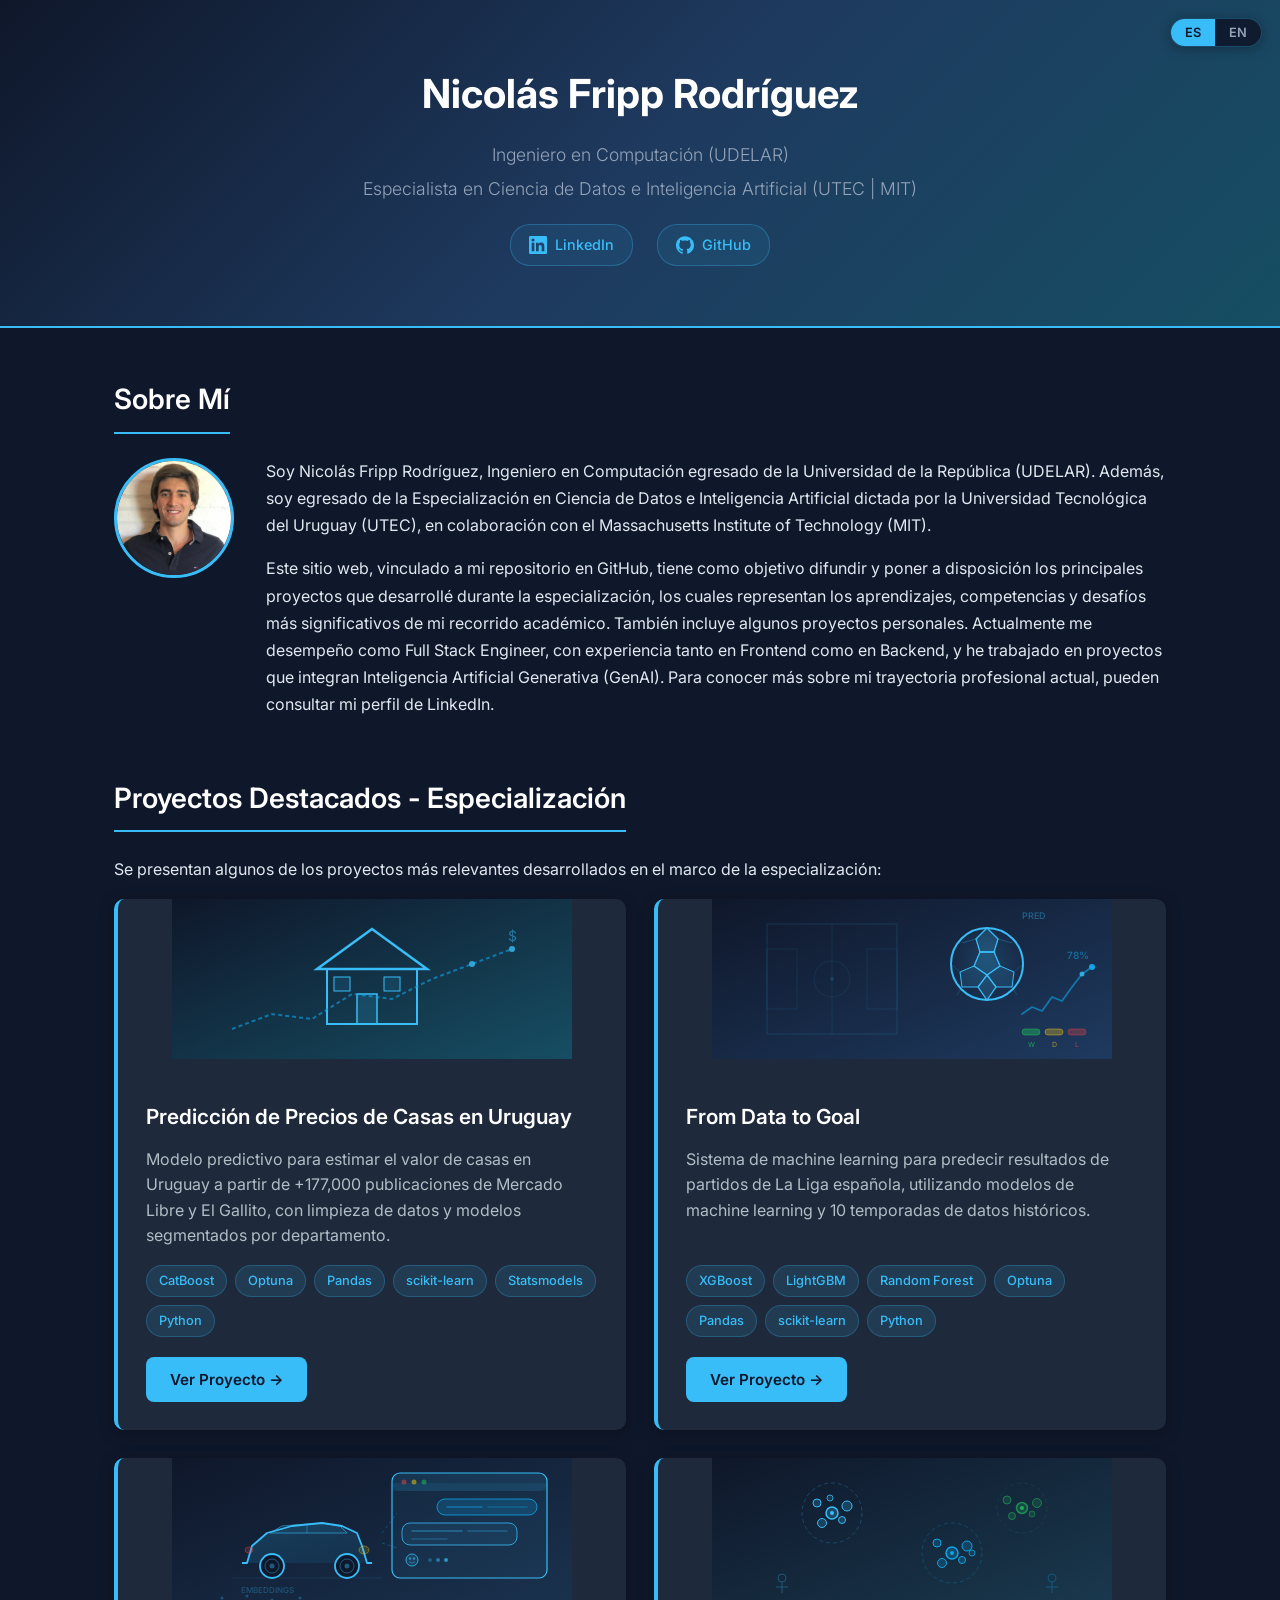
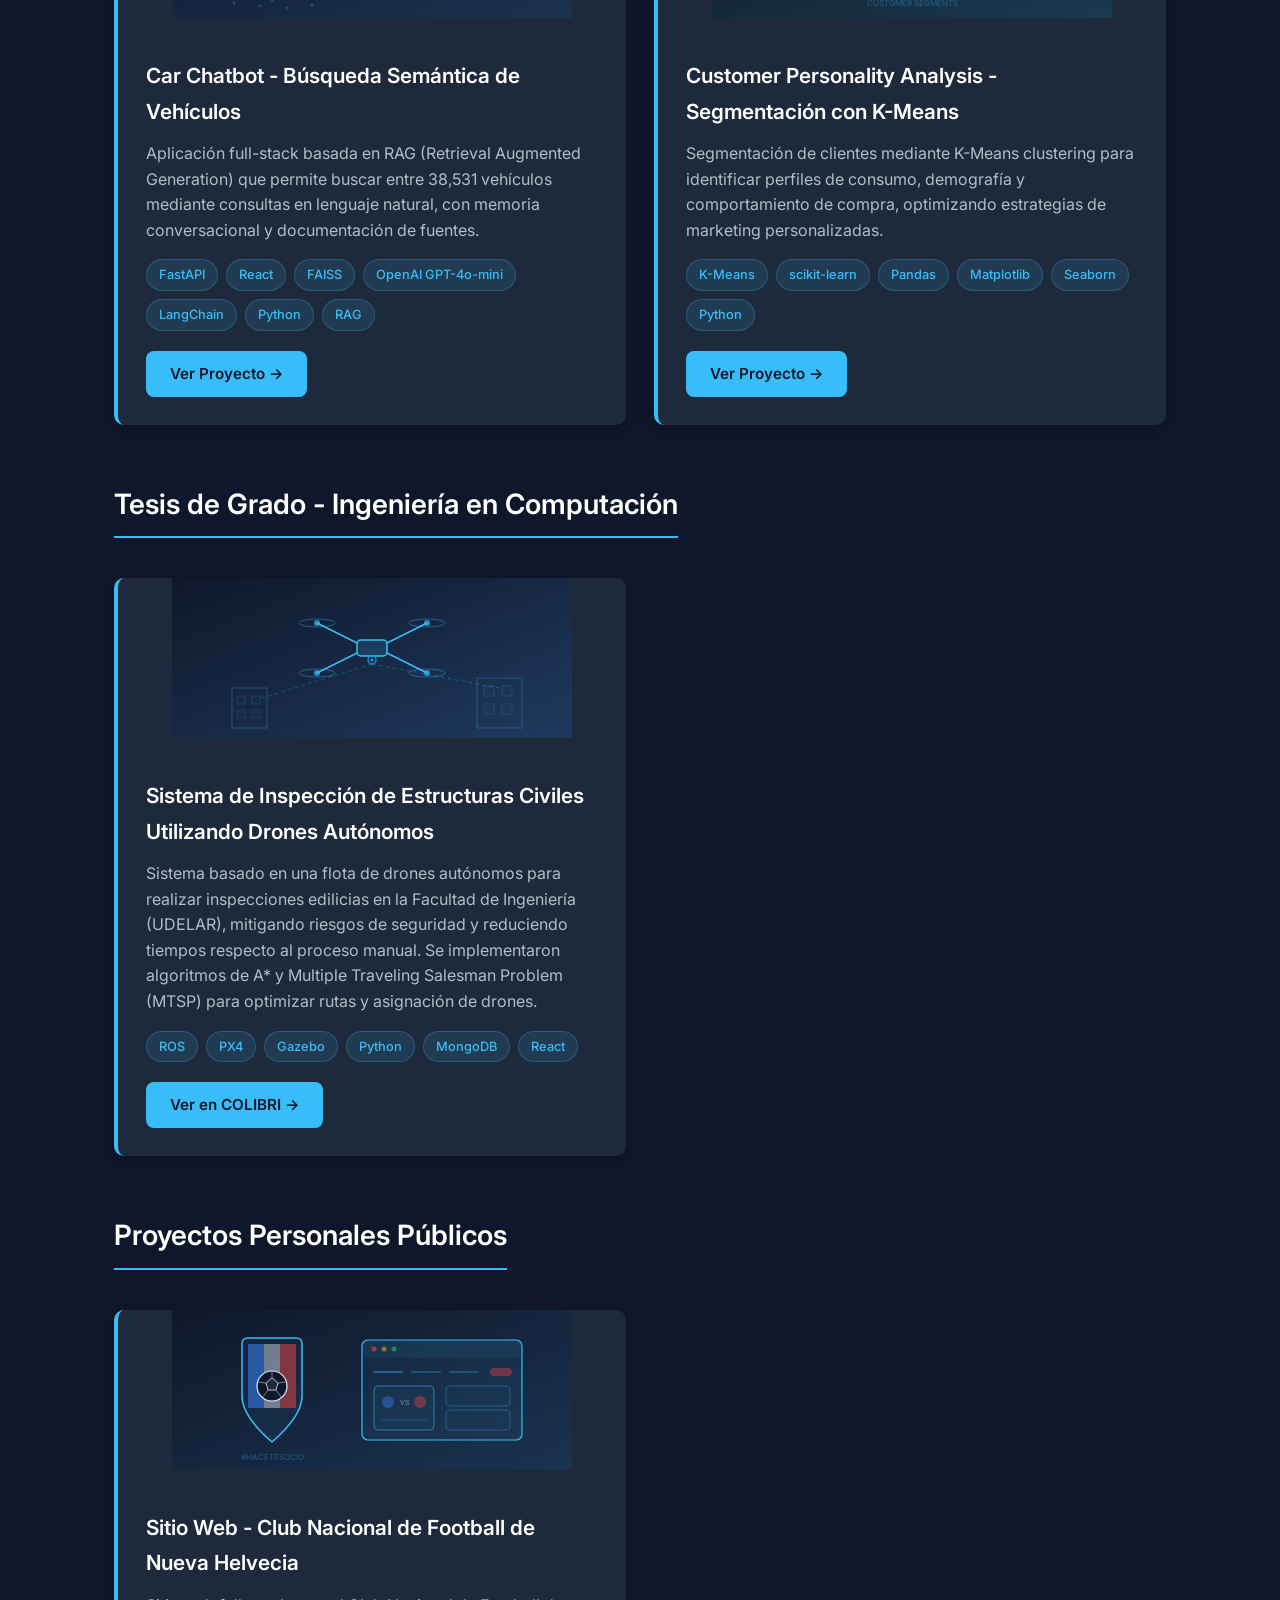
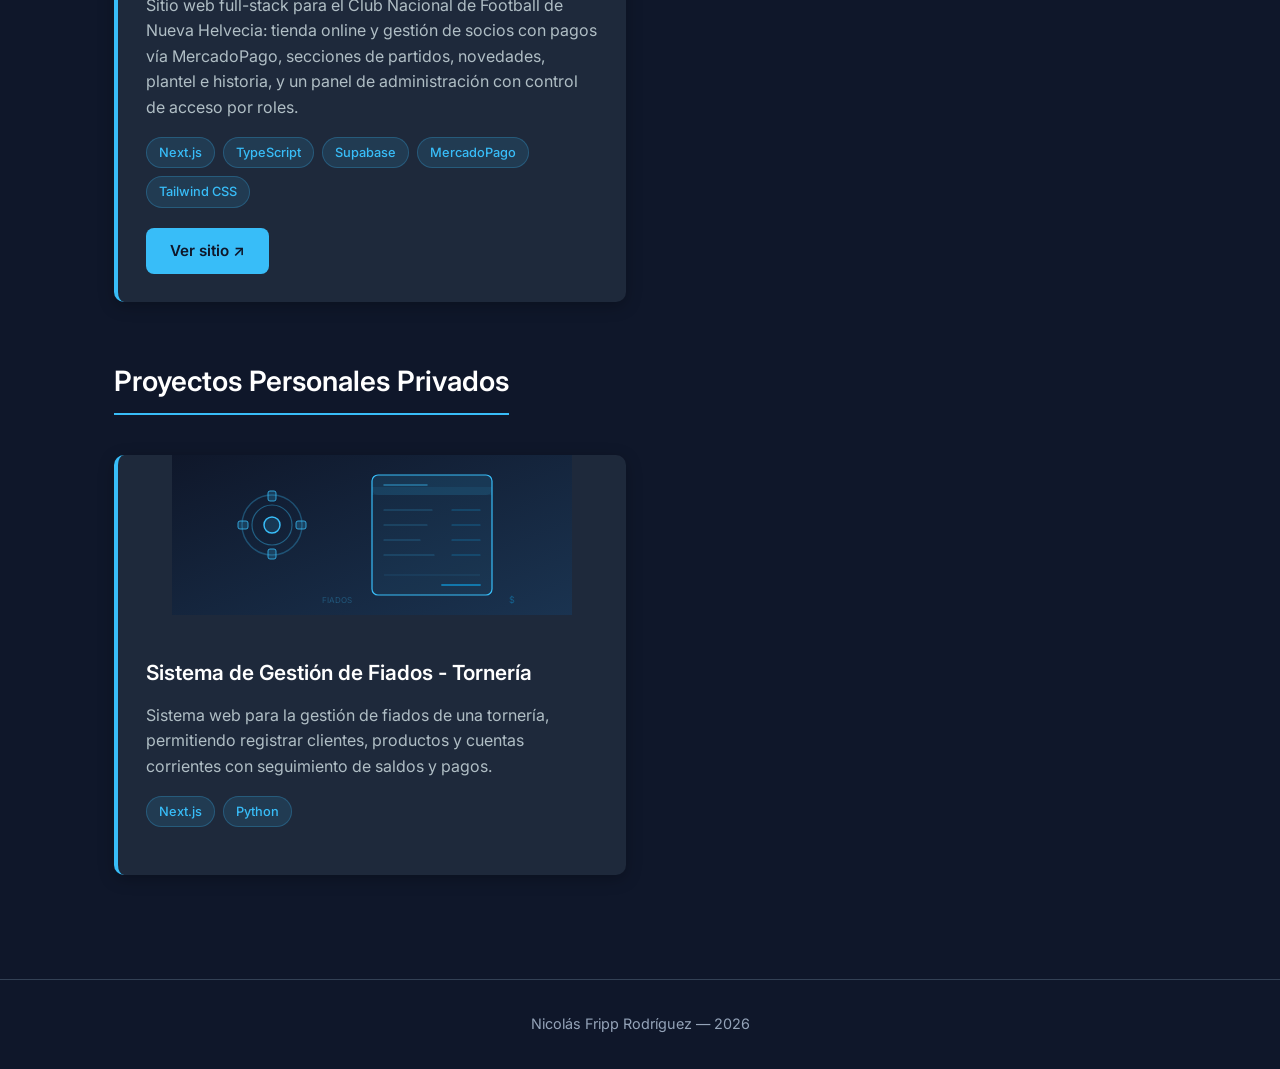
<file: index.html>
<!DOCTYPE html>
<html lang="es">
<head>
  <meta charset="utf-8">
  <meta name="viewport" content="width=device-width, initial-scale=1">
  <title>Nicolás Fripp Rodríguez - Portfolio</title>
  <link href="https://fonts.googleapis.com/css2?family=Inter:wght@300;400;500;600;700&display=swap" rel="stylesheet">
  <link rel="stylesheet" href="estilo.css">
</head>
<body>

  <header>
    <h1>Nicolás Fripp Rodríguez</h1>
    <p data-i18n="header.degree1">Ingeniero en Computaci&oacute;n (UDELAR)</p>
    <p data-i18n="header.degree2">Especialista en Ciencia de Datos e Inteligencia Artificial (UTEC | MIT)</p>
    <div class="header-links">
      <a href="https://uy.linkedin.com/in/nicol%C3%A1s-fripp-rodr%C3%ADguez-82526420a" target="_blank" rel="noopener noreferrer"><svg width="18" height="18" viewBox="0 0 24 24" fill="currentColor"><path d="M20.447 20.452h-3.554v-5.569c0-1.328-.027-3.037-1.852-3.037-1.853 0-2.136 1.445-2.136 2.939v5.667H9.351V9h3.414v1.561h.046c.477-.9 1.637-1.85 3.37-1.85 3.601 0 4.267 2.37 4.267 5.455v6.286zM5.337 7.433a2.062 2.062 0 01-2.063-2.065 2.064 2.064 0 112.063 2.065zm1.782 13.019H3.555V9h3.564v11.452zM22.225 0H1.771C.792 0 0 .774 0 1.729v20.542C0 23.227.792 24 1.771 24h20.451C23.2 24 24 23.227 24 22.271V1.729C24 .774 23.2 0 22.222 0h.003z"/></svg> LinkedIn</a>
      <a href="https://github.com/nicolasfripp" target="_blank" rel="noopener noreferrer"><svg width="18" height="18" viewBox="0 0 24 24" fill="currentColor"><path d="M12 .297c-6.63 0-12 5.373-12 12 0 5.303 3.438 9.8 8.205 11.385.6.113.82-.258.82-.577 0-.285-.01-1.04-.015-2.04-3.338.724-4.042-1.61-4.042-1.61C4.422 18.07 3.633 17.7 3.633 17.7c-1.087-.744.084-.729.084-.729 1.205.084 1.838 1.236 1.838 1.236 1.07 1.835 2.809 1.305 3.495.998.108-.776.417-1.305.76-1.605-2.665-.3-5.466-1.332-5.466-5.93 0-1.31.465-2.38 1.235-3.22-.135-.303-.54-1.523.105-3.176 0 0 1.005-.322 3.3 1.23.96-.267 1.98-.399 3-.405 1.02.006 2.04.138 3 .405 2.28-1.552 3.285-1.23 3.285-1.23.645 1.653.24 2.873.12 3.176.765.84 1.23 1.91 1.23 3.22 0 4.61-2.805 5.625-5.475 5.92.42.36.81 1.096.81 2.22 0 1.606-.015 2.896-.015 3.286 0 .315.21.69.825.57C20.565 22.092 24 17.592 24 12.297c0-6.627-5.373-12-12-12"/></svg> GitHub</a>

    </div>
  </header>

  <main>

    <section id="about" class="reveal">
      <h2 data-i18n="about.title">Sobre Mí</h2>
      <div class="profile-container">
        <img class="profile-photo" src="fotoperfil.jpeg" alt="Nicolás Fripp Rodríguez">
        <div class="bio">
          <p data-i18n="about.bio1">Soy Nicolás Fripp Rodríguez, Ingeniero en Computación egresado de la Universidad de la República (UDELAR). Además, soy egresado de la Especialización en Ciencia de Datos e Inteligencia Artificial dictada por la Universidad Tecnológica del Uruguay (UTEC), en colaboración con el Massachusetts Institute of Technology (MIT).</p>
          <p data-i18n="about.bio3">Este sitio web, vinculado a mi repositorio en GitHub, tiene como objetivo difundir y poner a disposición los principales proyectos que desarrollé durante la especialización, los cuales representan los aprendizajes, competencias y desafíos más significativos de mi recorrido académico. También incluye algunos proyectos personales. Actualmente me desempeño como Full Stack Engineer, con experiencia tanto en Frontend como en Backend, y he trabajado en proyectos que integran Inteligencia Artificial Generativa (GenAI). Para conocer más sobre mi trayectoria profesional actual, pueden consultar mi perfil de LinkedIn.</p>
        </div>
      </div>
    </section>

    <section id="projects" class="reveal">
      <h2 data-i18n="projects.title">Proyectos Destacados - Especialización</h2>
      <p data-i18n="projects.intro">Se presentan algunos de los proyectos más relevantes desarrollados en el marco de la especialización:</p>
      <div class="projects-grid">

        <div class="project-card reveal" style="--card-index:0" onclick="location.href='casas-predictor.html'" role="link" tabindex="0">
          <div class="project-card-image">
            <svg viewBox="0 0 400 160" xmlns="http://www.w3.org/2000/svg">
              <defs>
                <linearGradient id="grad-casas" x1="0%" y1="0%" x2="100%" y2="100%">
                  <stop offset="0%" style="stop-color:#0f172a"/>
                  <stop offset="100%" style="stop-color:#164e63"/>
                </linearGradient>
              </defs>
              <rect width="400" height="160" fill="url(#grad-casas)"/>
              <!-- House -->
              <polygon points="200,30 145,70 255,70" fill="none" stroke="#38bdf8" stroke-width="2.5"/>
              <rect x="155" y="70" width="90" height="55" fill="none" stroke="#38bdf8" stroke-width="2"/>
              <rect x="185" y="95" width="20" height="30" fill="rgba(56,189,248,0.15)" stroke="#38bdf8" stroke-width="1.5"/>
              <rect x="162" y="78" width="16" height="14" fill="rgba(56,189,248,0.1)" stroke="#38bdf8" stroke-width="1"/>
              <rect x="212" y="78" width="16" height="14" fill="rgba(56,189,248,0.1)" stroke="#38bdf8" stroke-width="1"/>
              <!-- Chart line -->
              <polyline points="60,130 100,115 140,120 180,95 220,100 260,80 300,65 340,50" fill="none" stroke="#0ea5e9" stroke-width="2" stroke-dasharray="4,3" opacity="0.6"/>
              <circle cx="300" cy="65" r="3" fill="#38bdf8" opacity="0.8"/>
              <circle cx="340" cy="50" r="3" fill="#38bdf8" opacity="0.8"/>
              <!-- Dollar sign -->
              <text x="340" y="42" font-family="Inter,sans-serif" font-size="14" fill="#38bdf8" opacity="0.5" text-anchor="middle">$</text>
            </svg>
          </div>
          <div class="project-card-content">
            <h3 data-i18n="project.casas.title">Predicción de Precios de Casas en Uruguay</h3>
            <p data-i18n="project.casas.desc">Modelo predictivo para estimar el valor de casas en Uruguay a partir de +177,000 publicaciones de Mercado Libre y El Gallito, con limpieza de datos y modelos segmentados por departamento.</p>
            <div class="tags">
              <span class="tag">CatBoost</span>
              <span class="tag">Optuna</span>
              <span class="tag">Pandas</span>
              <span class="tag">scikit-learn</span>
              <span class="tag">Statsmodels</span>
              <span class="tag">Python</span>
            </div>
            <a class="btn" href="casas-predictor.html" data-i18n="btn.ver">Ver Proyecto &rarr;</a>
          </div>
        </div>

        <div class="project-card reveal" style="--card-index:1" onclick="location.href='futbol-predictor.html'" role="link" tabindex="0">
          <div class="project-card-image">
            <svg viewBox="0 0 400 160" xmlns="http://www.w3.org/2000/svg">
              <defs>
                <linearGradient id="grad-futbol" x1="0%" y1="0%" x2="100%" y2="100%">
                  <stop offset="0%" style="stop-color:#0f172a"/>
                  <stop offset="100%" style="stop-color:#1e3a5f"/>
                </linearGradient>
                <radialGradient id="ball-glow" cx="50%" cy="40%" r="50%">
                  <stop offset="0%" style="stop-color:rgba(56,189,248,0.15)"/>
                  <stop offset="100%" style="stop-color:rgba(56,189,248,0)"/>
                </radialGradient>
              </defs>
              <rect width="400" height="160" fill="url(#grad-futbol)"/>
              <!-- Football pitch lines -->
              <rect x="55" y="25" width="130" height="110" fill="none" stroke="#38bdf8" stroke-width="1" opacity="0.15"/>
              <line x1="120" y1="25" x2="120" y2="135" stroke="#38bdf8" stroke-width="0.8" opacity="0.12"/>
              <circle cx="120" cy="80" r="18" fill="none" stroke="#38bdf8" stroke-width="0.8" opacity="0.12"/>
              <circle cx="120" cy="80" r="2" fill="#38bdf8" opacity="0.15"/>
              <!-- Penalty area -->
              <rect x="55" y="50" width="30" height="60" fill="none" stroke="#38bdf8" stroke-width="0.8" opacity="0.12"/>
              <rect x="155" y="50" width="30" height="60" fill="none" stroke="#38bdf8" stroke-width="0.8" opacity="0.12"/>
              <!-- Soccer ball - detailed -->
              <circle cx="275" cy="65" r="36" fill="url(#ball-glow)" stroke="#38bdf8" stroke-width="2"/>
              <!-- Pentagon panels (black patches of a soccer ball) -->
              <polygon points="275,29 286,40 282,53 268,53 264,40" fill="rgba(56,189,248,0.18)" stroke="#38bdf8" stroke-width="1.3"/>
              <polygon points="268,53 282,53 288,67 275,76 262,67" fill="rgba(56,189,248,0.18)" stroke="#38bdf8" stroke-width="1.3"/>
              <polygon points="275,76 288,67 302,73 300,88 284,88" fill="rgba(56,189,248,0.12)" stroke="#38bdf8" stroke-width="1"/>
              <polygon points="275,76 262,67 248,73 250,88 266,88" fill="rgba(56,189,248,0.12)" stroke="#38bdf8" stroke-width="1"/>
              <polygon points="275,76 284,88 275,101 266,88" fill="rgba(56,189,248,0.18)" stroke="#38bdf8" stroke-width="1.3"/>
              <!-- Hex connecting lines -->
              <line x1="286" y1="40" x2="300" y2="44" stroke="#38bdf8" stroke-width="0.8" opacity="0.35"/>
              <line x1="264" y1="40" x2="250" y2="44" stroke="#38bdf8" stroke-width="0.8" opacity="0.35"/>
              <line x1="302" y1="73" x2="311" y2="65" stroke="#38bdf8" stroke-width="0.8" opacity="0.25"/>
              <line x1="248" y1="73" x2="239" y2="65" stroke="#38bdf8" stroke-width="0.8" opacity="0.25"/>
              <line x1="300" y1="88" x2="305" y2="96" stroke="#38bdf8" stroke-width="0.8" opacity="0.25"/>
              <line x1="250" y1="88" x2="245" y2="96" stroke="#38bdf8" stroke-width="0.8" opacity="0.25"/>
              <!-- Prediction chart -->
              <text x="310" y="20" font-family="Inter,sans-serif" font-size="9" fill="#38bdf8" opacity="0.4" font-weight="500">PRED</text>
              <polyline points="310,115 320,108 330,112 340,98 350,102 360,88 370,75 380,68" fill="none" stroke="#0ea5e9" stroke-width="1.8" stroke-linecap="round" stroke-linejoin="round" opacity="0.6"/>
              <circle cx="370" cy="75" r="2.5" fill="#38bdf8" opacity="0.8"/>
              <circle cx="380" cy="68" r="3" fill="#0ea5e9"/>
              <!-- Percentage labels -->
              <text x="355" y="60" font-family="Inter,sans-serif" font-size="10" fill="#0ea5e9" opacity="0.5" font-weight="600">78%</text>
              <!-- Win/Draw/Loss indicators -->
              <rect x="310" y="130" width="18" height="6" rx="3" fill="rgba(34,197,94,0.4)" stroke="rgba(34,197,94,0.6)" stroke-width="0.8"/>
              <rect x="333" y="130" width="18" height="6" rx="3" fill="rgba(250,204,21,0.3)" stroke="rgba(250,204,21,0.5)" stroke-width="0.8"/>
              <rect x="356" y="130" width="18" height="6" rx="3" fill="rgba(239,68,68,0.3)" stroke="rgba(239,68,68,0.5)" stroke-width="0.8"/>
              <text x="319" y="148" font-family="Inter,sans-serif" font-size="7" fill="rgba(34,197,94,0.7)" text-anchor="middle">W</text>
              <text x="342" y="148" font-family="Inter,sans-serif" font-size="7" fill="rgba(250,204,21,0.6)" text-anchor="middle">D</text>
              <text x="365" y="148" font-family="Inter,sans-serif" font-size="7" fill="rgba(239,68,68,0.6)" text-anchor="middle">L</text>
            </svg>
          </div>
          <div class="project-card-content">
            <h3 data-i18n="project.futbol.title">From Data to Goal</h3>
            <p data-i18n="project.futbol.desc">Sistema de machine learning para predecir resultados de partidos de La Liga española, utilizando modelos de machine learning y 10 temporadas de datos históricos.</p>
            <div class="tags">
              <span class="tag">XGBoost</span>
              <span class="tag">LightGBM</span>
              <span class="tag">Random Forest</span>
              <span class="tag">Optuna</span>
              <span class="tag">Pandas</span>
              <span class="tag">scikit-learn</span>
              <span class="tag">Python</span>
            </div>
            <a class="btn" href="futbol-predictor.html" data-i18n="btn.ver">Ver Proyecto &rarr;</a>
          </div>
        </div>

        <div class="project-card reveal" style="--card-index:2" onclick="location.href='car-chatbot.html'" role="link" tabindex="0">
          <div class="project-card-image">
            <svg viewBox="0 0 400 160" xmlns="http://www.w3.org/2000/svg">
              <defs>
                <linearGradient id="grad-chatbot" x1="0%" y1="0%" x2="100%" y2="100%">
                  <stop offset="0%" style="stop-color:#0f172a"/>
                  <stop offset="100%" style="stop-color:#1a3350"/>
                </linearGradient>
                <linearGradient id="car-body" x1="0%" y1="0%" x2="100%" y2="100%">
                  <stop offset="0%" style="stop-color:rgba(56,189,248,0.2)"/>
                  <stop offset="100%" style="stop-color:rgba(14,165,233,0.08)"/>
                </linearGradient>
              </defs>
              <rect width="400" height="160" fill="url(#grad-chatbot)"/>
              <!-- Car - detailed side view -->
              <g transform="translate(40, 10)">
                <!-- Car body -->
                <path d="M30,95 L35,95 L40,78 L55,65 L80,58 L110,55 L130,58 L145,65 L150,78 L155,95 L160,95" fill="url(#car-body)" stroke="#38bdf8" stroke-width="1.8" stroke-linejoin="round"/>
                <!-- Windows -->
                <path d="M58,65 L70,58 L110,55 L128,58 L135,65 Z" fill="rgba(56,189,248,0.08)" stroke="#38bdf8" stroke-width="1" opacity="0.6"/>
                <line x1="95" y1="56" x2="95" y2="65" stroke="#38bdf8" stroke-width="0.8" opacity="0.5"/>
                <!-- Headlight -->
                <ellipse cx="152" cy="82" rx="5" ry="4" fill="rgba(250,204,21,0.15)" stroke="rgba(250,204,21,0.5)" stroke-width="0.8"/>
                <!-- Taillight -->
                <ellipse cx="37" cy="82" rx="4" ry="3" fill="rgba(239,68,68,0.2)" stroke="rgba(239,68,68,0.5)" stroke-width="0.8"/>
                <!-- Wheels -->
                <circle cx="60" cy="98" r="12" fill="#0f172a" stroke="#38bdf8" stroke-width="1.8"/>
                <circle cx="60" cy="98" r="7" fill="none" stroke="#38bdf8" stroke-width="0.8" opacity="0.5"/>
                <circle cx="60" cy="98" r="2.5" fill="#38bdf8" opacity="0.4"/>
                <circle cx="135" cy="98" r="12" fill="#0f172a" stroke="#38bdf8" stroke-width="1.8"/>
                <circle cx="135" cy="98" r="7" fill="none" stroke="#38bdf8" stroke-width="0.8" opacity="0.5"/>
                <circle cx="135" cy="98" r="2.5" fill="#38bdf8" opacity="0.4"/>
                <!-- Ground line -->
                <line x1="20" y1="110" x2="170" y2="110" stroke="#38bdf8" stroke-width="0.5" opacity="0.2"/>
              </g>
              <!-- Chat interface -->
              <g transform="translate(220, 15)">
                <!-- Chat window frame -->
                <rect x="0" y="0" width="155" height="105" rx="8" fill="rgba(56,189,248,0.05)" stroke="#38bdf8" stroke-width="1.2"/>
                <!-- Title bar -->
                <rect x="0" y="0" width="155" height="18" rx="8" fill="rgba(56,189,248,0.08)"/>
                <rect x="0" y="10" width="155" height="8" fill="rgba(56,189,248,0.08)"/>
                <circle cx="12" cy="9" r="2.5" fill="rgba(239,68,68,0.5)"/>
                <circle cx="22" cy="9" r="2.5" fill="rgba(250,204,21,0.5)"/>
                <circle cx="32" cy="9" r="2.5" fill="rgba(34,197,94,0.5)"/>
                <!-- User message -->
                <rect x="45" y="26" width="100" height="16" rx="8" fill="rgba(14,165,233,0.2)" stroke="#0ea5e9" stroke-width="0.8"/>
                <line x1="55" y1="34" x2="90" y2="34" stroke="#0ea5e9" stroke-width="1.5" stroke-linecap="round" opacity="0.5"/>
                <line x1="96" y1="34" x2="135" y2="34" stroke="#0ea5e9" stroke-width="1.5" stroke-linecap="round" opacity="0.3"/>
                <!-- Bot message -->
                <rect x="10" y="50" width="115" height="22" rx="8" fill="rgba(56,189,248,0.08)" stroke="#38bdf8" stroke-width="0.8"/>
                <line x1="20" y1="58" x2="70" y2="58" stroke="#38bdf8" stroke-width="1.5" stroke-linecap="round" opacity="0.4"/>
                <line x1="76" y1="58" x2="115" y2="58" stroke="#38bdf8" stroke-width="1.5" stroke-linecap="round" opacity="0.3"/>
                <line x1="20" y1="66" x2="55" y2="66" stroke="#38bdf8" stroke-width="1.5" stroke-linecap="round" opacity="0.25"/>
                <!-- Bot avatar -->
                <circle cx="20" cy="87" r="6" fill="rgba(56,189,248,0.12)" stroke="#38bdf8" stroke-width="0.8"/>
                <circle cx="18" cy="85.5" r="1.2" fill="#38bdf8" opacity="0.6"/>
                <circle cx="22" cy="85.5" r="1.2" fill="#38bdf8" opacity="0.6"/>
                <path d="M17,89 Q20,91 23,89" fill="none" stroke="#38bdf8" stroke-width="0.8" opacity="0.5"/>
                <!-- Typing indicator -->
                <circle cx="38" cy="87" r="2" fill="#38bdf8" opacity="0.3"/>
                <circle cx="46" cy="87" r="2" fill="#38bdf8" opacity="0.5"/>
                <circle cx="54" cy="87" r="2" fill="#38bdf8" opacity="0.7"/>
              </g>
              <!-- RAG connection arrows -->
              <line x1="210" y1="75" x2="225" y2="55" stroke="#0ea5e9" stroke-width="1" stroke-dasharray="3,3" opacity="0.35"/>
              <line x1="210" y1="85" x2="225" y2="90" stroke="#0ea5e9" stroke-width="1" stroke-dasharray="3,3" opacity="0.35"/>
              <!-- Vector dots representing embeddings -->
              <g opacity="0.3">
                <circle cx="50" cy="140" r="1.5" fill="#38bdf8"/>
                <circle cx="62" cy="145" r="1.5" fill="#38bdf8"/>
                <circle cx="75" cy="138" r="1.5" fill="#38bdf8"/>
                <circle cx="88" cy="148" r="1.5" fill="#0ea5e9"/>
                <circle cx="100" cy="142" r="1.5" fill="#38bdf8"/>
                <circle cx="115" cy="150" r="1.5" fill="#0ea5e9"/>
                <circle cx="128" cy="140" r="1.5" fill="#38bdf8"/>
                <circle cx="140" cy="147" r="1.5" fill="#38bdf8"/>
              </g>
              <!-- Label -->
              <text x="95" y="135" font-family="Inter,sans-serif" font-size="8" fill="#38bdf8" opacity="0.3" text-anchor="middle" font-weight="500">EMBEDDINGS</text>
            </svg>
          </div>
          <div class="project-card-content">
            <h3 data-i18n="project.chatbot.title">Car Chatbot - Búsqueda Semántica de Vehículos</h3>
            <p data-i18n="project.chatbot.desc">Aplicación full-stack basada en RAG (Retrieval Augmented Generation) que permite buscar entre 38,531 vehículos mediante consultas en lenguaje natural, con memoria conversacional y documentación de fuentes.</p>
            <div class="tags">
              <span class="tag">FastAPI</span>
              <span class="tag">React</span>
              <span class="tag">FAISS</span>
              <span class="tag">OpenAI GPT-4o-mini</span>
              <span class="tag">LangChain</span>
              <span class="tag">Python</span>
              <span class="tag">RAG</span>
            </div>
            <a class="btn" href="car-chatbot.html" data-i18n="btn.ver">Ver Proyecto &rarr;</a>
          </div>
        </div>

        <div class="project-card reveal" style="--card-index:3" onclick="location.href='kmeans-detail.html'" role="link" tabindex="0">
          <div class="project-card-image">
            <svg viewBox="0 0 400 160" xmlns="http://www.w3.org/2000/svg">
              <defs>
                <linearGradient id="grad-kmeans" x1="0%" y1="0%" x2="100%" y2="100%">
                  <stop offset="0%" style="stop-color:#0f172a"/>
                  <stop offset="100%" style="stop-color:#1a3a4f"/>
                </linearGradient>
              </defs>
              <rect width="400" height="160" fill="url(#grad-kmeans)"/>
              <!-- Cluster 1 -->
              <circle cx="120" cy="55" r="6" fill="rgba(56,189,248,0.25)" stroke="#38bdf8" stroke-width="1.5"/>
              <circle cx="105" cy="45" r="4" fill="rgba(56,189,248,0.2)" stroke="#38bdf8" stroke-width="1"/>
              <circle cx="135" cy="48" r="5" fill="rgba(56,189,248,0.2)" stroke="#38bdf8" stroke-width="1"/>
              <circle cx="110" cy="65" r="4.5" fill="rgba(56,189,248,0.2)" stroke="#38bdf8" stroke-width="1"/>
              <circle cx="130" cy="62" r="3.5" fill="rgba(56,189,248,0.2)" stroke="#38bdf8" stroke-width="1"/>
              <circle cx="118" cy="40" r="3" fill="rgba(56,189,248,0.15)" stroke="#38bdf8" stroke-width="0.8"/>
              <!-- Centroid 1 -->
              <circle cx="120" cy="55" r="2" fill="#38bdf8"/>
              <!-- Cluster 2 -->
              <circle cx="240" cy="95" r="6" fill="rgba(14,165,233,0.25)" stroke="#0ea5e9" stroke-width="1.5"/>
              <circle cx="225" cy="85" r="4" fill="rgba(14,165,233,0.2)" stroke="#0ea5e9" stroke-width="1"/>
              <circle cx="255" cy="88" r="5" fill="rgba(14,165,233,0.2)" stroke="#0ea5e9" stroke-width="1"/>
              <circle cx="230" cy="105" r="4.5" fill="rgba(14,165,233,0.2)" stroke="#0ea5e9" stroke-width="1"/>
              <circle cx="250" cy="102" r="3.5" fill="rgba(14,165,233,0.2)" stroke="#0ea5e9" stroke-width="1"/>
              <circle cx="260" cy="95" r="3" fill="rgba(14,165,233,0.15)" stroke="#0ea5e9" stroke-width="0.8"/>
              <!-- Centroid 2 -->
              <circle cx="240" cy="95" r="2" fill="#0ea5e9"/>
              <!-- Cluster 3 -->
              <circle cx="310" cy="50" r="5.5" fill="rgba(34,197,94,0.2)" stroke="rgba(34,197,94,0.6)" stroke-width="1.5"/>
              <circle cx="295" cy="42" r="4" fill="rgba(34,197,94,0.15)" stroke="rgba(34,197,94,0.5)" stroke-width="1"/>
              <circle cx="325" cy="45" r="4.5" fill="rgba(34,197,94,0.15)" stroke="rgba(34,197,94,0.5)" stroke-width="1"/>
              <circle cx="300" cy="58" r="3.5" fill="rgba(34,197,94,0.15)" stroke="rgba(34,197,94,0.5)" stroke-width="1"/>
              <circle cx="320" cy="56" r="3" fill="rgba(34,197,94,0.15)" stroke="rgba(34,197,94,0.5)" stroke-width="0.8"/>
              <!-- Centroid 3 -->
              <circle cx="310" cy="50" r="2" fill="rgba(34,197,94,0.8)"/>
              <!-- Dashed cluster boundaries -->
              <circle cx="120" cy="55" r="30" fill="none" stroke="#38bdf8" stroke-width="0.8" stroke-dasharray="4,3" opacity="0.3"/>
              <circle cx="240" cy="95" r="30" fill="none" stroke="#0ea5e9" stroke-width="0.8" stroke-dasharray="4,3" opacity="0.3"/>
              <circle cx="310" cy="50" r="25" fill="none" stroke="rgba(34,197,94,0.5)" stroke-width="0.8" stroke-dasharray="4,3" opacity="0.3"/>
              <!-- Person icons -->
              <g opacity="0.4">
                <circle cx="70" cy="120" r="4" fill="none" stroke="#38bdf8" stroke-width="0.8"/>
                <line x1="70" y1="124" x2="70" y2="135" stroke="#38bdf8" stroke-width="0.8"/>
                <line x1="64" y1="129" x2="76" y2="129" stroke="#38bdf8" stroke-width="0.8"/>
                <circle cx="340" cy="120" r="4" fill="none" stroke="#0ea5e9" stroke-width="0.8"/>
                <line x1="340" y1="124" x2="340" y2="135" stroke="#0ea5e9" stroke-width="0.8"/>
                <line x1="334" y1="129" x2="346" y2="129" stroke="#0ea5e9" stroke-width="0.8"/>
              </g>
              <!-- Label -->
              <text x="200" y="148" font-family="Inter,sans-serif" font-size="8" fill="#38bdf8" opacity="0.3" text-anchor="middle" font-weight="500">CUSTOMER SEGMENTS</text>
            </svg>
          </div>
          <div class="project-card-content">
            <h3 data-i18n="project.kmeans.title">Customer Personality Analysis - Segmentación con K-Means</h3>
            <p data-i18n="project.kmeans.desc">Segmentación de clientes mediante K-Means clustering para identificar perfiles de consumo, demografía y comportamiento de compra, optimizando estrategias de marketing personalizadas.</p>
            <div class="tags">
              <span class="tag">K-Means</span>
              <span class="tag">scikit-learn</span>
              <span class="tag">Pandas</span>
              <span class="tag">Matplotlib</span>
              <span class="tag">Seaborn</span>
              <span class="tag">Python</span>
            </div>
            <a class="btn" href="kmeans-detail.html" data-i18n="btn.ver">Ver Proyecto &rarr;</a>
          </div>
        </div>

      </div>
    </section>

    <section id="thesis" class="reveal">
      <h2 data-i18n="thesis.title">Tesis de Grado - Ingeniería en Computación</h2>
      <div class="projects-grid">

        <div class="project-card reveal" style="--card-index:0" onclick="window.open('https://hdl.handle.net/20.500.12008/42432','_blank')" role="link" tabindex="0">
          <div class="project-card-image">
            <svg viewBox="0 0 400 160" xmlns="http://www.w3.org/2000/svg">
              <defs>
                <linearGradient id="grad-drone" x1="0%" y1="0%" x2="100%" y2="100%">
                  <stop offset="0%" style="stop-color:#0f172a"/>
                  <stop offset="100%" style="stop-color:#1e3a5f"/>
                </linearGradient>
              </defs>
              <rect width="400" height="160" fill="url(#grad-drone)"/>
              <!-- Drone body -->
              <rect x="185" y="62" width="30" height="16" rx="4" fill="rgba(56,189,248,0.15)" stroke="#38bdf8" stroke-width="1.5"/>
              <!-- Arms -->
              <line x1="185" y1="65" x2="145" y2="45" stroke="#38bdf8" stroke-width="1.5"/>
              <line x1="215" y1="65" x2="255" y2="45" stroke="#38bdf8" stroke-width="1.5"/>
              <line x1="185" y1="75" x2="145" y2="95" stroke="#38bdf8" stroke-width="1.5"/>
              <line x1="215" y1="75" x2="255" y2="95" stroke="#38bdf8" stroke-width="1.5"/>
              <!-- Rotors -->
              <circle cx="145" cy="45" r="3" fill="#38bdf8" opacity="0.7"/>
              <ellipse cx="145" cy="45" rx="18" ry="4" fill="none" stroke="#38bdf8" stroke-width="1" opacity="0.4"/>
              <circle cx="255" cy="45" r="3" fill="#38bdf8" opacity="0.7"/>
              <ellipse cx="255" cy="45" rx="18" ry="4" fill="none" stroke="#38bdf8" stroke-width="1" opacity="0.4"/>
              <circle cx="145" cy="95" r="3" fill="#38bdf8" opacity="0.7"/>
              <ellipse cx="145" cy="95" rx="18" ry="4" fill="none" stroke="#38bdf8" stroke-width="1" opacity="0.4"/>
              <circle cx="255" cy="95" r="3" fill="#38bdf8" opacity="0.7"/>
              <ellipse cx="255" cy="95" rx="18" ry="4" fill="none" stroke="#38bdf8" stroke-width="1" opacity="0.4"/>
              <!-- Camera/sensor -->
              <circle cx="200" cy="82" r="4" fill="none" stroke="#0ea5e9" stroke-width="1.2"/>
              <circle cx="200" cy="82" r="1.5" fill="#0ea5e9"/>
              <!-- Building outline -->
              <rect x="60" y="110" width="35" height="40" fill="none" stroke="#38bdf8" stroke-width="1" opacity="0.3"/>
              <rect x="65" y="118" width="8" height="8" fill="rgba(56,189,248,0.08)" stroke="#38bdf8" stroke-width="0.5" opacity="0.3"/>
              <rect x="80" y="118" width="8" height="8" fill="rgba(56,189,248,0.08)" stroke="#38bdf8" stroke-width="0.5" opacity="0.3"/>
              <rect x="65" y="132" width="8" height="8" fill="rgba(56,189,248,0.08)" stroke="#38bdf8" stroke-width="0.5" opacity="0.3"/>
              <rect x="80" y="132" width="8" height="8" fill="rgba(56,189,248,0.08)" stroke="#38bdf8" stroke-width="0.5" opacity="0.3"/>
              <rect x="305" y="100" width="45" height="50" fill="none" stroke="#38bdf8" stroke-width="1" opacity="0.3"/>
              <rect x="312" y="108" width="10" height="10" fill="rgba(56,189,248,0.08)" stroke="#38bdf8" stroke-width="0.5" opacity="0.3"/>
              <rect x="330" y="108" width="10" height="10" fill="rgba(56,189,248,0.08)" stroke="#38bdf8" stroke-width="0.5" opacity="0.3"/>
              <rect x="312" y="126" width="10" height="10" fill="rgba(56,189,248,0.08)" stroke="#38bdf8" stroke-width="0.5" opacity="0.3"/>
              <rect x="330" y="126" width="10" height="10" fill="rgba(56,189,248,0.08)" stroke="#38bdf8" stroke-width="0.5" opacity="0.3"/>
              <!-- Route path dashed -->
              <path d="M200,86 L90,120" fill="none" stroke="#0ea5e9" stroke-width="1" stroke-dasharray="4,3" opacity="0.4"/>
              <path d="M200,86 L327,110" fill="none" stroke="#0ea5e9" stroke-width="1" stroke-dasharray="4,3" opacity="0.4"/>
            </svg>
          </div>
          <div class="project-card-content">
            <h3 data-i18n="project.thesis.title">Sistema de Inspección de Estructuras Civiles Utilizando Drones Autónomos</h3>
            <p data-i18n="project.thesis.desc">Sistema basado en una flota de drones autónomos para realizar inspecciones edilicias en la Facultad de Ingeniería (UDELAR), mitigando riesgos de seguridad y reduciendo tiempos respecto al proceso manual. Se implementaron algoritmos de A* y Multiple Traveling Salesman Problem (MTSP) para optimizar rutas y asignación de drones.</p>
            <div class="tags">
              <span class="tag">ROS</span>
              <span class="tag">PX4</span>
              <span class="tag">Gazebo</span>
              <span class="tag">Python</span>
              <span class="tag">MongoDB</span>
              <span class="tag">React</span>
            </div>
            <a class="btn" href="https://hdl.handle.net/20.500.12008/42432" target="_blank" rel="noopener noreferrer" data-i18n="btn.colibri">Ver en COLIBRI &rarr;</a>
          </div>
        </div>

      </div>
    </section>

    <section id="personal-public" class="reveal">
      <h2 data-i18n="public.title">Proyectos Personales Públicos</h2>
      <div class="projects-grid">

        <div class="project-card reveal" style="--card-index:0" onclick="window.open('https://nacionalnh1910.com','_blank')" role="link" tabindex="0">
          <div class="project-card-image">
            <svg viewBox="0 0 400 160" xmlns="http://www.w3.org/2000/svg">
              <defs>
                <linearGradient id="grad-nacional" x1="0%" y1="0%" x2="100%" y2="100%">
                  <stop offset="0%" style="stop-color:#0f172a"/>
                  <stop offset="100%" style="stop-color:#1a3350"/>
                </linearGradient>
              </defs>
              <rect width="400" height="160" fill="url(#grad-nacional)"/>
              <!-- Escudo tricolor -->
              <g transform="translate(70, 28)">
                <path d="M0 6 Q0 0 6 0 L54 0 Q60 0 60 6 L60 58 Q60 78 30 104 Q0 78 0 58 Z"
                      fill="rgba(56,189,248,0.05)" stroke="#38bdf8" stroke-width="1.5"/>
                <!-- Tricolor stripes -->
                <rect x="6" y="6" width="16" height="64" fill="#3b82f6" opacity="0.55"/>
                <rect x="22" y="6" width="16" height="64" fill="#e2e8f0" opacity="0.45"/>
                <rect x="38" y="6" width="16" height="64" fill="#ef4444" opacity="0.5"/>
                <!-- Football -->
                <circle cx="30" cy="48" r="15" fill="#0f172a" stroke="#e2e8f0" stroke-width="1.2"/>
                <polygon points="30,40 36,45 34,52 26,52 24,45" fill="#1e293b" stroke="#e2e8f0" stroke-width="0.8"/>
                <line x1="30" y1="33" x2="30" y2="40" stroke="#e2e8f0" stroke-width="0.8" opacity="0.6"/>
                <line x1="44" y1="44" x2="36" y2="45" stroke="#e2e8f0" stroke-width="0.8" opacity="0.6"/>
                <line x1="40" y1="60" x2="34" y2="52" stroke="#e2e8f0" stroke-width="0.8" opacity="0.6"/>
                <line x1="20" y1="60" x2="26" y2="52" stroke="#e2e8f0" stroke-width="0.8" opacity="0.6"/>
                <line x1="16" y1="44" x2="24" y2="45" stroke="#e2e8f0" stroke-width="0.8" opacity="0.6"/>
              </g>
              <!-- Browser/site mock -->
              <g transform="translate(190, 30)">
                <rect x="0" y="0" width="160" height="100" rx="6" fill="rgba(56,189,248,0.05)" stroke="#38bdf8" stroke-width="1.2"/>
                <rect x="0" y="0" width="160" height="18" rx="6" fill="rgba(56,189,248,0.08)"/>
                <circle cx="12" cy="9" r="2.5" fill="#ef4444" opacity="0.6"/>
                <circle cx="22" cy="9" r="2.5" fill="#f59e0b" opacity="0.6"/>
                <circle cx="32" cy="9" r="2.5" fill="#22c55e" opacity="0.6"/>
                <!-- Nav row -->
                <line x1="12" y1="32" x2="40" y2="32" stroke="#38bdf8" stroke-width="2" stroke-linecap="round" opacity="0.4"/>
                <line x1="50" y1="32" x2="78" y2="32" stroke="#38bdf8" stroke-width="2" stroke-linecap="round" opacity="0.25"/>
                <line x1="88" y1="32" x2="116" y2="32" stroke="#38bdf8" stroke-width="2" stroke-linecap="round" opacity="0.25"/>
                <rect x="128" y="28" width="22" height="8" rx="4" fill="rgba(239,68,68,0.4)"/>
                <!-- Match card -->
                <rect x="12" y="46" width="60" height="44" rx="4" fill="rgba(56,189,248,0.06)" stroke="#38bdf8" stroke-width="0.8" opacity="0.7"/>
                <circle cx="26" cy="62" r="6" fill="rgba(59,130,246,0.4)"/>
                <text x="42" y="65" font-family="Inter,sans-serif" font-size="7" fill="#e2e8f0" opacity="0.5" text-anchor="middle">VS</text>
                <circle cx="58" cy="62" r="6" fill="rgba(239,68,68,0.4)"/>
                <line x1="20" y1="80" x2="64" y2="80" stroke="#38bdf8" stroke-width="1.2" stroke-linecap="round" opacity="0.3"/>
                <!-- News blocks -->
                <rect x="84" y="46" width="64" height="20" rx="3" fill="rgba(56,189,248,0.05)" stroke="#38bdf8" stroke-width="0.6" opacity="0.5"/>
                <rect x="84" y="70" width="64" height="20" rx="3" fill="rgba(56,189,248,0.05)" stroke="#38bdf8" stroke-width="0.6" opacity="0.5"/>
              </g>
              <text x="100" y="150" font-family="Inter,sans-serif" font-size="8" fill="#38bdf8" opacity="0.35" text-anchor="middle">#HACETESOCIO</text>
            </svg>
          </div>
          <div class="project-card-content">
            <h3 data-i18n="project.nacional.title">Sitio Web - Club Nacional de Football de Nueva Helvecia</h3>
            <p data-i18n="project.nacional.desc">Sitio web full-stack para el Club Nacional de Football de Nueva Helvecia: tienda online y gestión de socios con pagos vía MercadoPago, secciones de partidos, novedades, plantel e historia, y un panel de administración con control de acceso por roles.</p>
            <div class="tags">
              <span class="tag">Next.js</span>
              <span class="tag">TypeScript</span>
              <span class="tag">Supabase</span>
              <span class="tag">MercadoPago</span>
              <span class="tag">Tailwind CSS</span>
            </div>
            <a class="btn" href="https://nacionalnh1910.com" target="_blank" rel="noopener noreferrer" data-i18n="btn.sitio">Ver sitio ↗</a>
          </div>
        </div>

      </div>
    </section>

    <section id="personal-projects" class="reveal">
      <h2 data-i18n="personal.title">Proyectos Personales Privados</h2>
      <div class="projects-grid">

        <div class="project-card reveal" style="--card-index:0" role="link" tabindex="0">
          <div class="project-card-image">
            <svg viewBox="0 0 400 160" xmlns="http://www.w3.org/2000/svg">
              <defs>
                <linearGradient id="grad-torneria" x1="0%" y1="0%" x2="100%" y2="100%">
                  <stop offset="0%" style="stop-color:#0f172a"/>
                  <stop offset="100%" style="stop-color:#1a3350"/>
                </linearGradient>
              </defs>
              <rect width="400" height="160" fill="url(#grad-torneria)"/>
              <!-- Lathe/gear icon -->
              <circle cx="100" cy="70" r="30" fill="none" stroke="#38bdf8" stroke-width="1.5" opacity="0.3"/>
              <circle cx="100" cy="70" r="20" fill="none" stroke="#38bdf8" stroke-width="1.2" opacity="0.4"/>
              <circle cx="100" cy="70" r="8" fill="rgba(56,189,248,0.15)" stroke="#38bdf8" stroke-width="1.5"/>
              <!-- Gear teeth -->
              <rect x="96" y="36" width="8" height="10" rx="2" fill="rgba(56,189,248,0.2)" stroke="#38bdf8" stroke-width="0.8"/>
              <rect x="96" y="94" width="8" height="10" rx="2" fill="rgba(56,189,248,0.2)" stroke="#38bdf8" stroke-width="0.8"/>
              <rect x="66" y="66" width="10" height="8" rx="2" fill="rgba(56,189,248,0.2)" stroke="#38bdf8" stroke-width="0.8"/>
              <rect x="124" y="66" width="10" height="8" rx="2" fill="rgba(56,189,248,0.2)" stroke="#38bdf8" stroke-width="0.8"/>
              <!-- Ledger/receipt -->
              <g transform="translate(200, 20)">
                <rect x="0" y="0" width="120" height="120" rx="6" fill="rgba(56,189,248,0.05)" stroke="#38bdf8" stroke-width="1.2"/>
                <!-- Header -->
                <rect x="0" y="0" width="120" height="20" rx="6" fill="rgba(56,189,248,0.08)"/>
                <rect x="0" y="12" width="120" height="8" fill="rgba(56,189,248,0.08)"/>
                <line x1="12" y1="10" x2="55" y2="10" stroke="#38bdf8" stroke-width="1.5" stroke-linecap="round" opacity="0.5"/>
                <!-- Rows -->
                <line x1="12" y1="35" x2="60" y2="35" stroke="#38bdf8" stroke-width="1.2" stroke-linecap="round" opacity="0.3"/>
                <line x1="80" y1="35" x2="108" y2="35" stroke="#0ea5e9" stroke-width="1.2" stroke-linecap="round" opacity="0.4"/>
                <line x1="12" y1="50" x2="55" y2="50" stroke="#38bdf8" stroke-width="1.2" stroke-linecap="round" opacity="0.3"/>
                <line x1="80" y1="50" x2="108" y2="50" stroke="#0ea5e9" stroke-width="1.2" stroke-linecap="round" opacity="0.4"/>
                <line x1="12" y1="65" x2="48" y2="65" stroke="#38bdf8" stroke-width="1.2" stroke-linecap="round" opacity="0.3"/>
                <line x1="80" y1="65" x2="108" y2="65" stroke="#0ea5e9" stroke-width="1.2" stroke-linecap="round" opacity="0.4"/>
                <line x1="12" y1="80" x2="62" y2="80" stroke="#38bdf8" stroke-width="1.2" stroke-linecap="round" opacity="0.3"/>
                <line x1="80" y1="80" x2="108" y2="80" stroke="#0ea5e9" stroke-width="1.2" stroke-linecap="round" opacity="0.4"/>
                <!-- Total line -->
                <line x1="12" y1="100" x2="108" y2="100" stroke="#38bdf8" stroke-width="0.5" opacity="0.3"/>
                <line x1="70" y1="110" x2="108" y2="110" stroke="#0ea5e9" stroke-width="1.8" stroke-linecap="round" opacity="0.6"/>
              </g>
              <!-- Dollar signs -->
              <text x="340" y="148" font-family="Inter,sans-serif" font-size="9" fill="#0ea5e9" opacity="0.4" text-anchor="middle">$</text>
              <text x="165" y="148" font-family="Inter,sans-serif" font-size="8" fill="#38bdf8" opacity="0.3" text-anchor="middle">FIADOS</text>
            </svg>
          </div>
          <div class="project-card-content">
            <h3 data-i18n="project.torneria.title">Sistema de Gesti&oacute;n de Fiados - Torner&iacute;a</h3>
            <p data-i18n="project.torneria.desc">Sistema web para la gesti&oacute;n de fiados de una torner&iacute;a, permitiendo registrar clientes, productos y cuentas corrientes con seguimiento de saldos y pagos.</p>
            <div class="tags">
              <span class="tag">Next.js</span>
              <span class="tag">Python</span>
            </div>
          </div>
        </div>

      </div>
    </section>

  </main>

  <footer>
    <p>Nicolás Fripp Rodríguez &mdash; 2026</p>
  </footer>

  <script src="i18n.js"></script>
  <script>
    document.querySelectorAll('.project-card[role="link"]').forEach(function(card) {
      card.addEventListener('keydown', function(e) {
        if (e.key === 'Enter') card.click();
      });
    });

    var observer = new IntersectionObserver(function(entries) {
      entries.forEach(function(entry) {
        if (entry.isIntersecting) {
          entry.target.classList.add('visible');
          observer.unobserve(entry.target);
        }
      });
    }, { threshold: 0.1 });

    document.querySelectorAll('.reveal').forEach(function(el) {
      var rect = el.getBoundingClientRect();
      if (rect.top < window.innerHeight) {
        el.classList.add('visible');
      } else {
        observer.observe(el);
      }
    });
  </script>
</body>
</html>
</file>
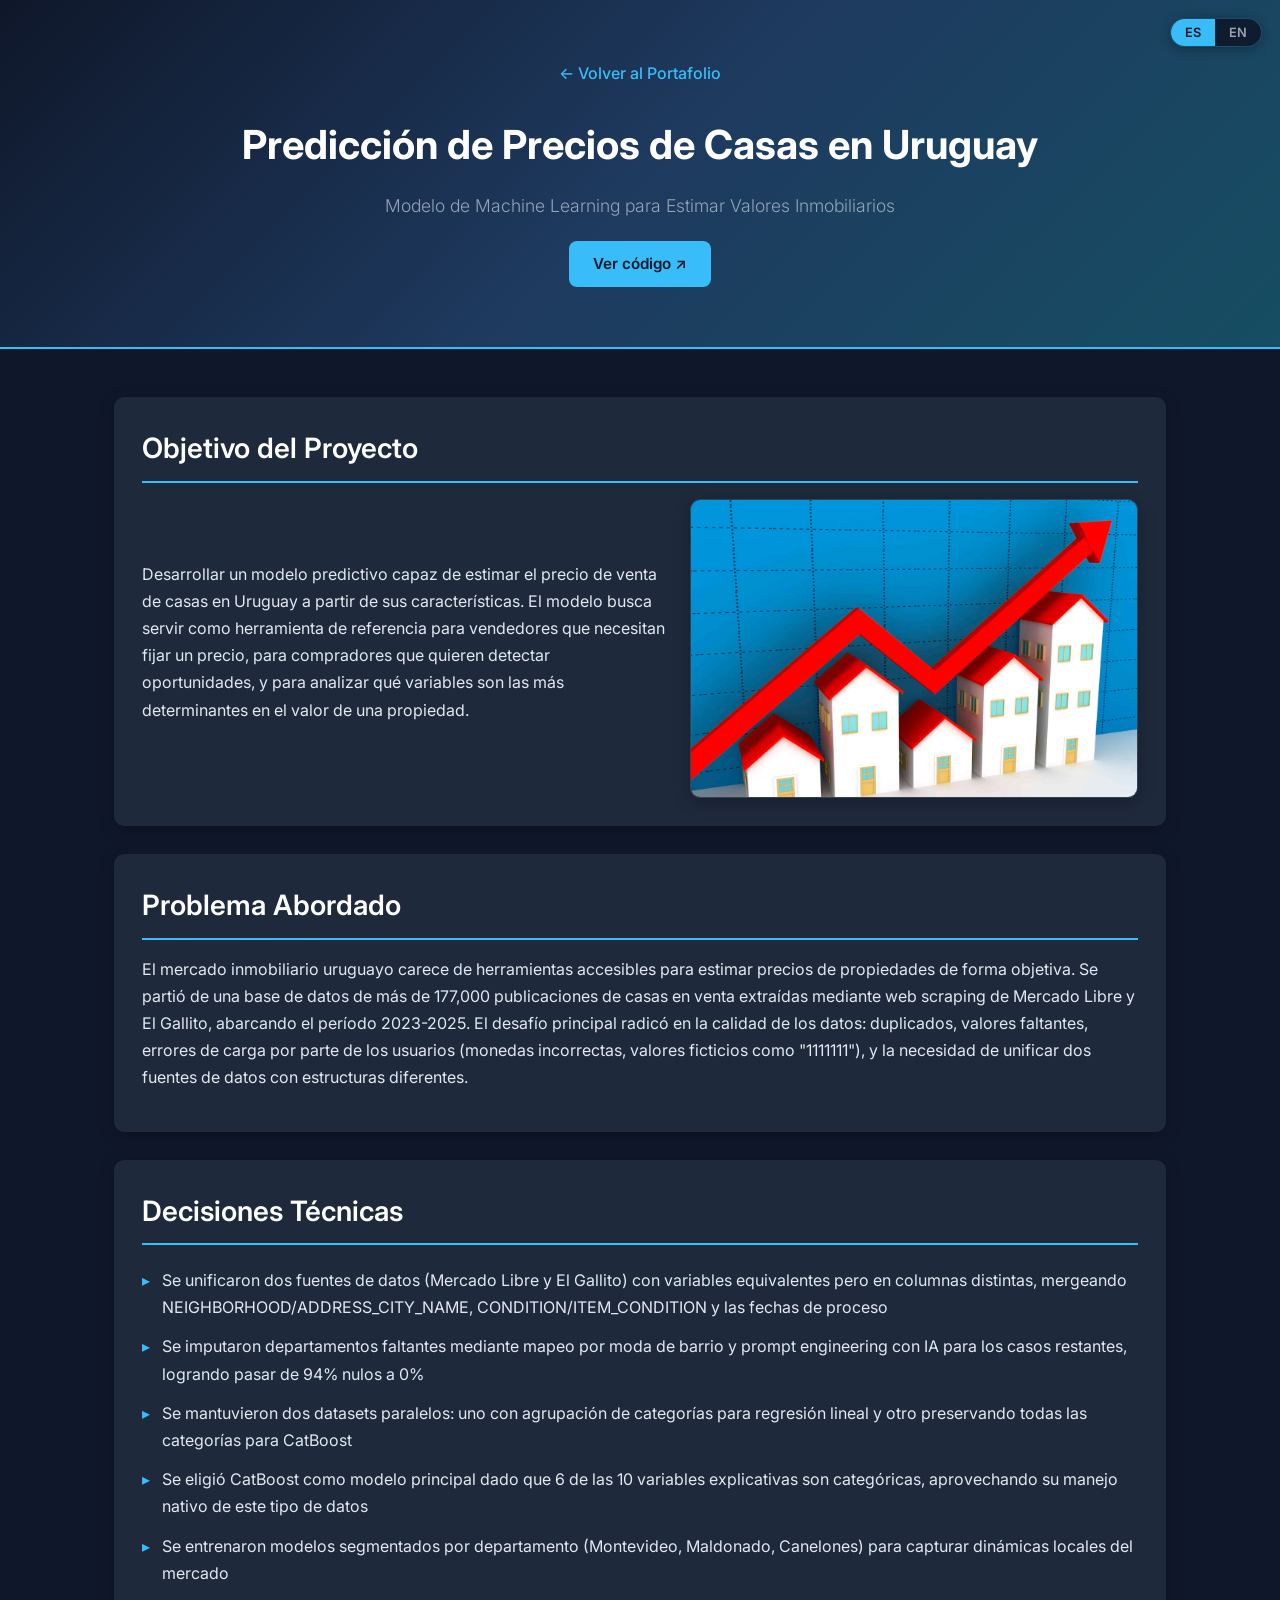
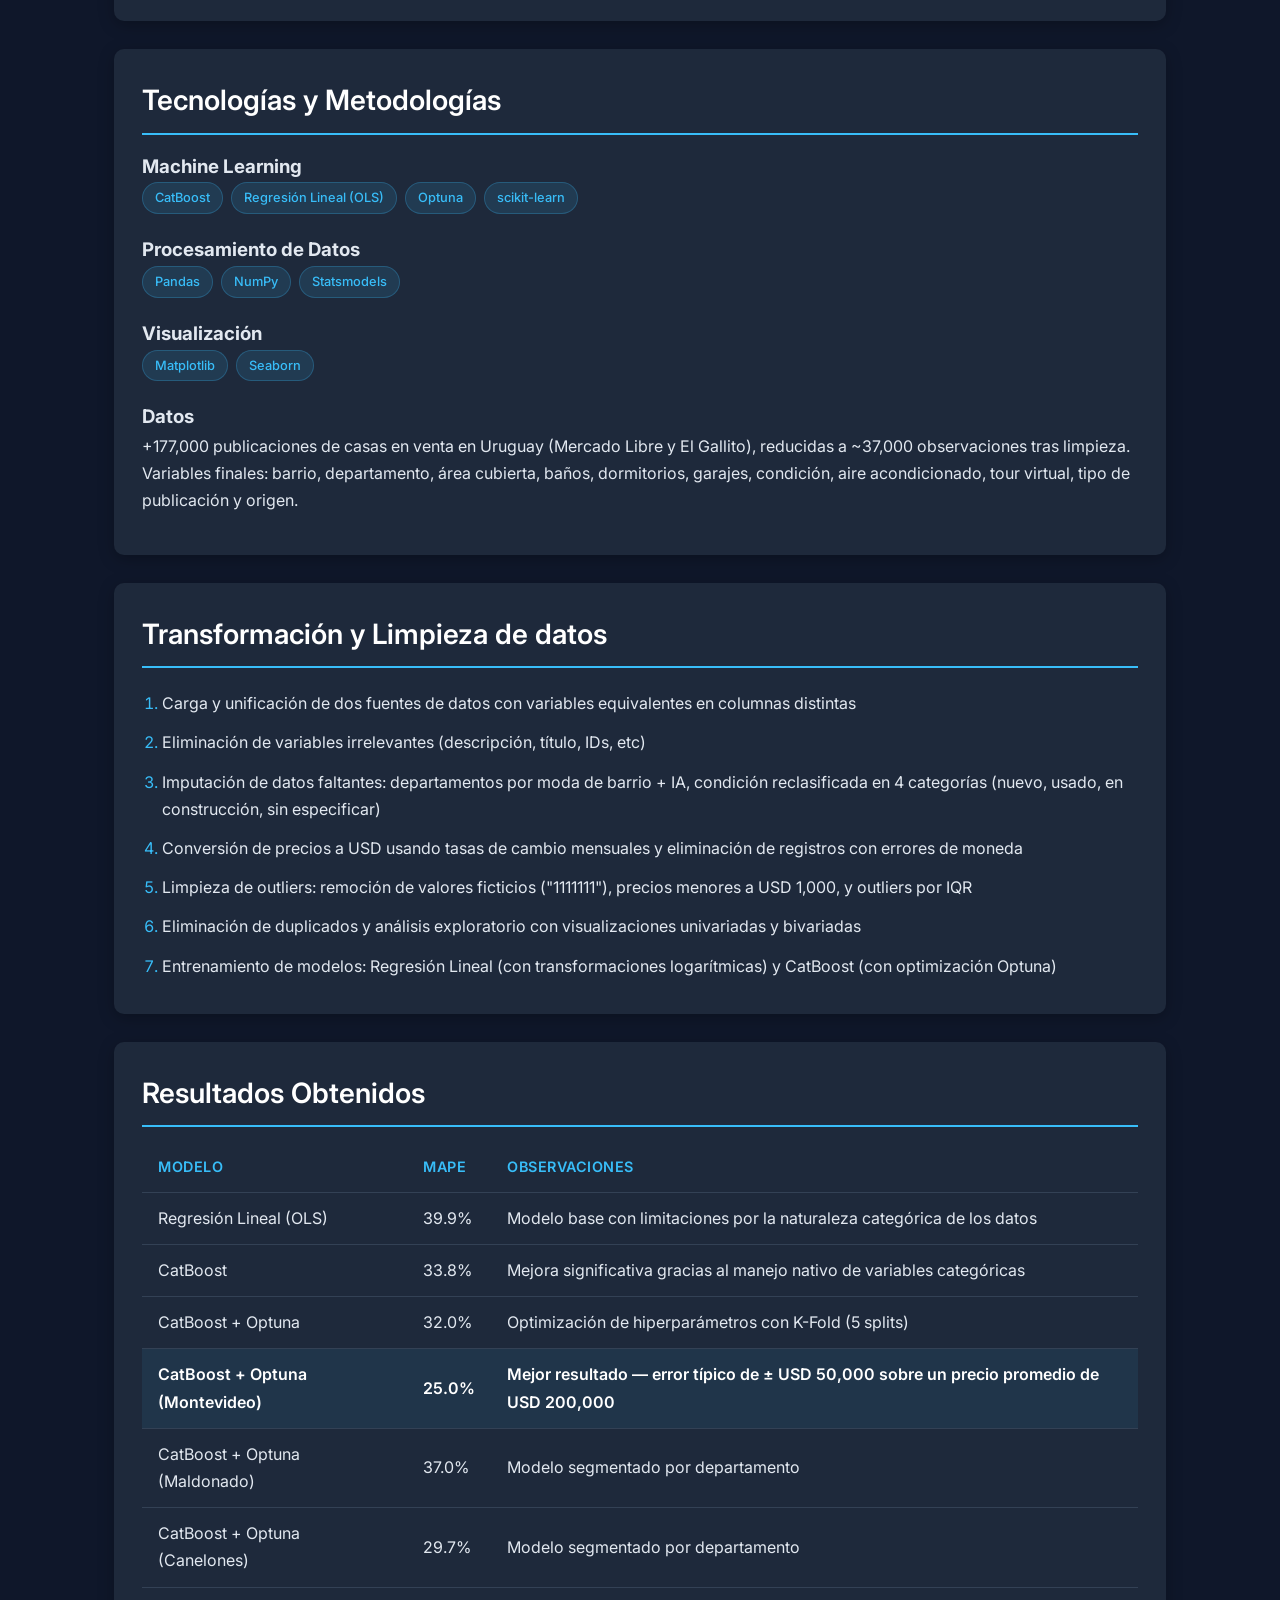
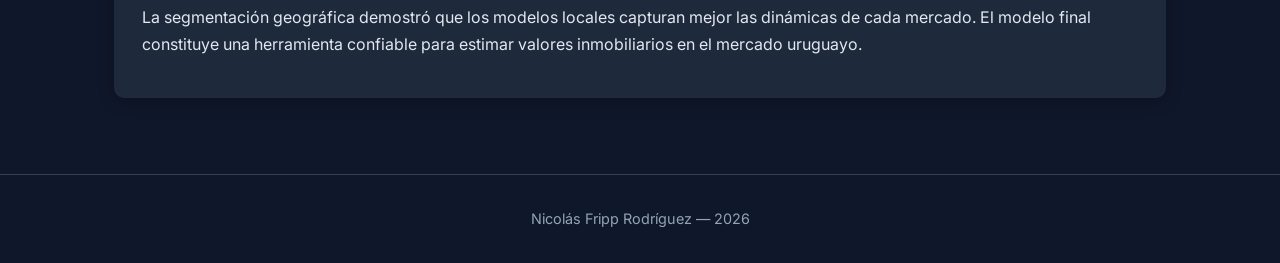
<file: casas-predictor.html>
<!DOCTYPE html>
<html lang="es">
<head>
  <meta charset="utf-8">
  <meta name="viewport" content="width=device-width, initial-scale=1">
  <title>Predicción de Precios de Casas - Nicolás Fripp Rodríguez</title>
  <link href="https://fonts.googleapis.com/css2?family=Inter:wght@300;400;500;600;700&display=swap" rel="stylesheet">
  <link rel="stylesheet" href="estilo.css">
</head>
<body>

  <header class="header-animate">
    <a class="back-link" href="index.html" data-i18n="back">&larr; Volver al Portafolio</a>
    <h1 data-i18n="casas.page.title">Predicci&oacute;n de Precios de Casas en Uruguay</h1>
    <p data-i18n="casas.subtitle">Modelo de Machine Learning para Estimar Valores Inmobiliarios</p>
    <a class="btn repo-btn" href="https://github.com/nicolasfripp/nicolasfripp.github.io/tree/master/public%20projects/house_price_prediction" target="_blank" rel="noopener noreferrer" data-i18n="btn.codigo">Ver código ↗</a>
  </header>

  <main>

    <section class="detail-section">
      <h2 data-i18n="casas.obj.title">Objetivo del Proyecto</h2>
      <div class="detail-with-image">
        <p data-i18n="casas.obj.text">Desarrollar un modelo predictivo capaz de estimar el precio de venta de casas en Uruguay a partir de sus caracter&iacute;sticas. El modelo busca servir como herramienta de referencia para vendedores que necesitan fijar un precio, para compradores que quieren detectar oportunidades, y para analizar qu&eacute; variables son las m&aacute;s determinantes en el valor de una propiedad.</p>
        <img class="project-hero" src="casas.jpg" alt="Predicción de Precios de Casas en Uruguay">
      </div>
    </section>

    <section class="detail-section">
      <h2 data-i18n="casas.prob.title">Problema Abordado</h2>
      <p data-i18n="casas.prob.text">El mercado inmobiliario uruguayo carece de herramientas accesibles para estimar precios de propiedades de forma objetiva. Se parti&oacute; de una base de datos de m&aacute;s de 177,000 publicaciones de casas en venta extra&iacute;das mediante web scraping de Mercado Libre y El Gallito, abarcando el per&iacute;odo 2023-2025. El desaf&iacute;o principal radic&oacute; en la calidad de los datos: duplicados, valores faltantes, errores de carga por parte de los usuarios (monedas incorrectas, valores ficticios como "1111111"), y la necesidad de unificar dos fuentes de datos con estructuras diferentes.</p>
    </section>

    <section class="detail-section">
      <h2 data-i18n="casas.tech.title">Decisiones T&eacute;cnicas</h2>
      <ul>
        <li data-i18n="casas.tech.li1">Se unificaron dos fuentes de datos (Mercado Libre y El Gallito) con variables equivalentes pero en columnas distintas, mergeando NEIGHBORHOOD/ADDRESS_CITY_NAME, CONDITION/ITEM_CONDITION y las fechas de proceso</li>
        <li data-i18n="casas.tech.li2">Se imputaron departamentos faltantes mediante mapeo por moda de barrio y prompt engineering con IA para los casos restantes, logrando pasar de 94% nulos a 0%</li>
        <li data-i18n="casas.tech.li3">Se mantuvieron dos datasets paralelos: uno con agrupaci&oacute;n de categor&iacute;as para regresi&oacute;n lineal y otro preservando todas las categor&iacute;as para CatBoost</li>
        <li data-i18n="casas.tech.li4">Se eligi&oacute; CatBoost como modelo principal dado que 6 de las 10 variables explicativas son categ&oacute;ricas, aprovechando su manejo nativo de este tipo de datos</li>
        <li data-i18n="casas.tech.li5">Se entrenaron modelos segmentados por departamento (Montevideo, Maldonado, Canelones) para capturar din&aacute;micas locales del mercado</li>
      </ul>
    </section>

    <section class="detail-section">
      <h2 data-i18n="casas.tecno.title">Tecnolog&iacute;as y Metodolog&iacute;as</h2>

      <h3>Machine Learning</h3>
      <div class="tags">
        <span class="tag">CatBoost</span>
        <span class="tag" data-i18n="tag.regresion">Regresi&oacute;n Lineal (OLS)</span>
        <span class="tag">Optuna</span>
        <span class="tag">scikit-learn</span>
      </div>

      <h3 data-i18n="casas.procesamiento">Procesamiento de Datos</h3>
      <div class="tags">
        <span class="tag">Pandas</span>
        <span class="tag">NumPy</span>
        <span class="tag">Statsmodels</span>
      </div>

      <h3 data-i18n="casas.visualizacion">Visualizaci&oacute;n</h3>
      <div class="tags">
        <span class="tag">Matplotlib</span>
        <span class="tag">Seaborn</span>
      </div>

      <h3 data-i18n="casas.datos.title">Datos</h3>
      <p data-i18n="casas.datos.text">+177,000 publicaciones de casas en venta en Uruguay (Mercado Libre y El Gallito), reducidas a ~37,000 observaciones tras limpieza. Variables finales: barrio, departamento, &aacute;rea cubierta, ba&ntilde;os, dormitorios, garajes, condici&oacute;n, aire acondicionado, tour virtual, tipo de publicaci&oacute;n y origen.</p>
    </section>

    <section class="detail-section">
      <h2 data-i18n="casas.pipeline.title">Transformación y Limpieza de datos</h2>
      <ol>
        <li data-i18n="casas.pipeline.li1">Carga y unificaci&oacute;n de dos fuentes de datos con variables equivalentes en columnas distintas</li>
        <li data-i18n="casas.pipeline.li2">Eliminaci&oacute;n de variables irrelevantes (descripci&oacute;n, t&iacute;tulo, IDs, etc)</li>
        <li data-i18n="casas.pipeline.li3">Imputaci&oacute;n de datos faltantes: departamentos por moda de barrio + IA, condici&oacute;n reclasificada en 4 categor&iacute;as (nuevo, usado, en construcci&oacute;n, sin especificar)</li>
        <li data-i18n="casas.pipeline.li4">Conversi&oacute;n de precios a USD usando tasas de cambio mensuales y eliminaci&oacute;n de registros con errores de moneda</li>
        <li data-i18n="casas.pipeline.li5">Limpieza de outliers: remoci&oacute;n de valores ficticios ("1111111"), precios menores a USD 1,000, y outliers por IQR</li>
        <li data-i18n="casas.pipeline.li6">Eliminaci&oacute;n de duplicados y an&aacute;lisis exploratorio con visualizaciones univariadas y bivariadas</li>
        <li data-i18n="casas.pipeline.li7">Entrenamiento de modelos: Regresi&oacute;n Lineal (con transformaciones logar&iacute;tmicas) y CatBoost (con optimizaci&oacute;n Optuna)</li>
      </ol>
    </section>

    <section class="detail-section">
      <h2 data-i18n="casas.res.title">Resultados Obtenidos</h2>
      <table class="results-table">
        <thead>
          <tr>
            <th data-i18n="casas.res.th.modelo">Modelo</th>
            <th>MAPE</th>
            <th data-i18n="casas.res.th.obs">Observaciones</th>
          </tr>
        </thead>
        <tbody>
          <tr>
            <td data-i18n="casas.res.row1.modelo">Regresi&oacute;n Lineal (OLS)</td>
            <td>39.9%</td>
            <td data-i18n="casas.res.row1.obs">Modelo base con limitaciones por la naturaleza categ&oacute;rica de los datos</td>
          </tr>
          <tr>
            <td>CatBoost</td>
            <td>33.8%</td>
            <td data-i18n="casas.res.row2.obs">Mejora significativa gracias al manejo nativo de variables categ&oacute;ricas</td>
          </tr>
          <tr>
            <td>CatBoost + Optuna</td>
            <td>32.0%</td>
            <td data-i18n="casas.res.row3.obs">Optimizaci&oacute;n de hiperpar&aacute;metros con K-Fold (5 splits)</td>
          </tr>
          <tr class="best-row">
            <td>CatBoost + Optuna (Montevideo)</td>
            <td>25.0%</td>
            <td data-i18n="casas.res.row4.obs">Mejor resultado &mdash; error t&iacute;pico de &plusmn; USD 50,000 sobre un precio promedio de USD 200,000</td>
          </tr>
          <tr>
            <td>CatBoost + Optuna (Maldonado)</td>
            <td>37.0%</td>
            <td data-i18n="casas.res.row5.obs">Modelo segmentado por departamento</td>
          </tr>
          <tr>
            <td>CatBoost + Optuna (Canelones)</td>
            <td>29.7%</td>
            <td data-i18n="casas.res.row6.obs">Modelo segmentado por departamento</td>
          </tr>
        </tbody>
      </table>
      <p style="margin-top: 16px;" data-i18n="casas.res.conclusion">La segmentaci&oacute;n geogr&aacute;fica demostr&oacute; que los modelos locales capturan mejor las din&aacute;micas de cada mercado. El modelo final constituye una herramienta confiable para estimar valores inmobiliarios en el mercado uruguayo.</p>
    </section>

  </main>

  <footer>
    <p>Nicolás Fripp Rodríguez &mdash; 2026</p>
  </footer>

  <script src="i18n.js"></script>
  <script>
    document.querySelectorAll('.detail-section').forEach(function(section, i) {
      section.classList.add('reveal');
      section.style.setProperty('--section-index', i);
    });
    var observer = new IntersectionObserver(function(entries) {
      entries.forEach(function(entry) {
        if (entry.isIntersecting) {
          entry.target.classList.add('visible');
          observer.unobserve(entry.target);
        }
      });
    }, { threshold: 0.1 });
    document.querySelectorAll('.reveal').forEach(function(el) { observer.observe(el); });
  </script>
</body>
</html>
</file>
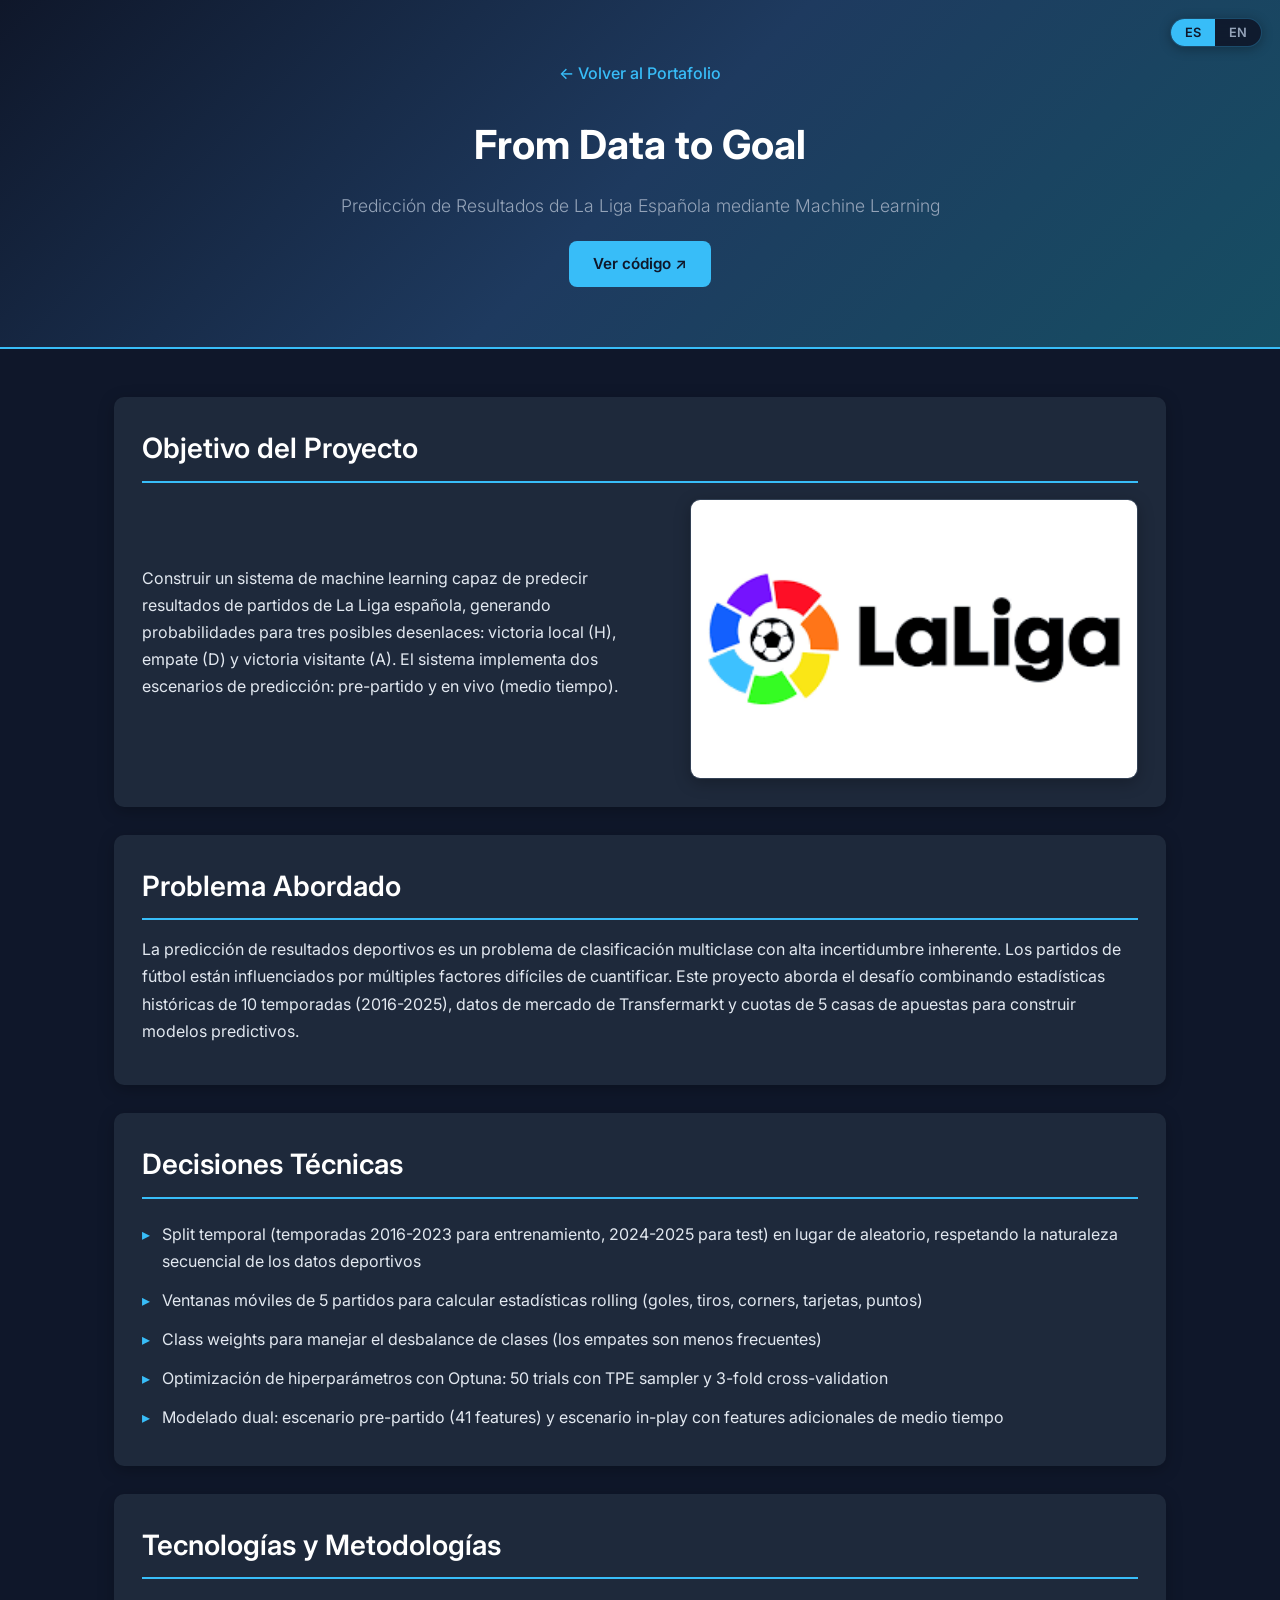
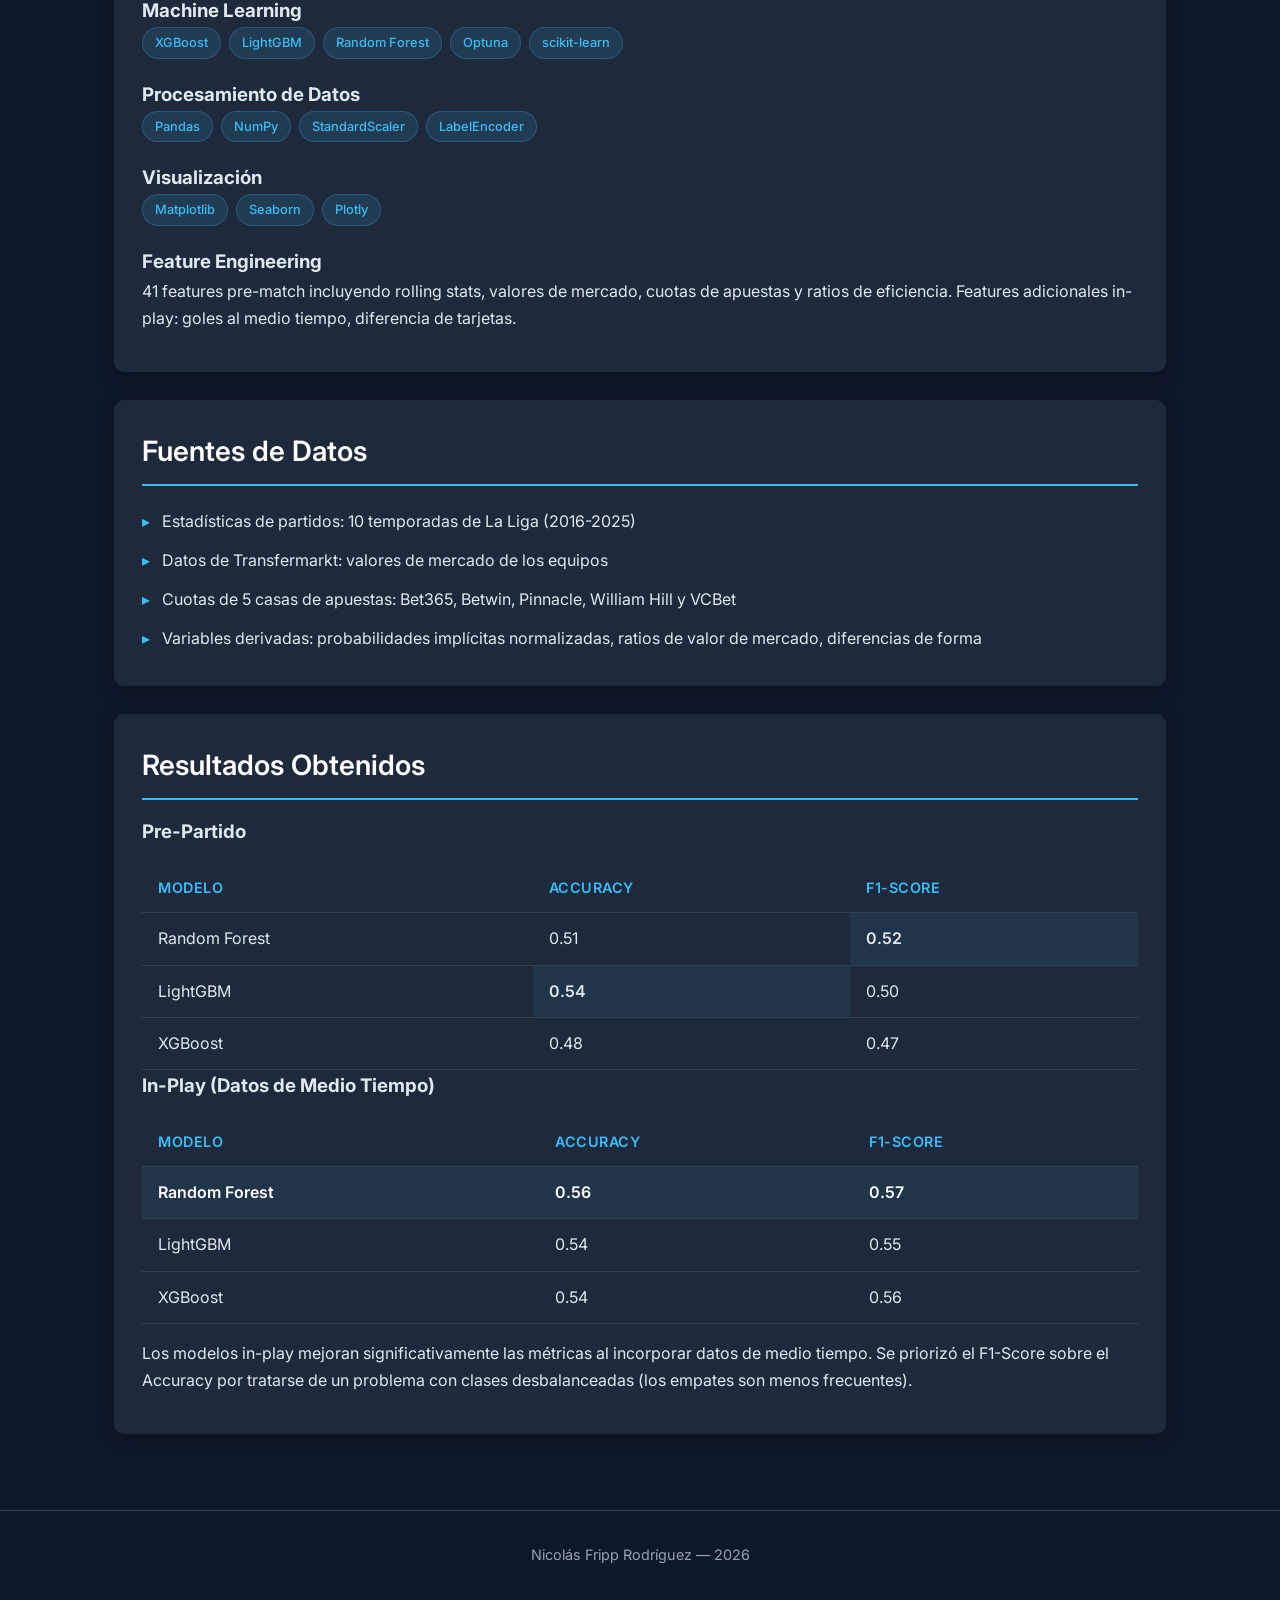
<file: futbol-predictor.html>
<!DOCTYPE html>
<html lang="es">
<head>
  <meta charset="utf-8">
  <meta name="viewport" content="width=device-width, initial-scale=1">
  <title>From Data to Goal - Nicolás Fripp Rodríguez</title>
  <link href="https://fonts.googleapis.com/css2?family=Inter:wght@300;400;500;600;700&display=swap" rel="stylesheet">
  <link rel="stylesheet" href="estilo.css">
</head>
<body>

  <header class="header-animate">
    <a class="back-link" href="index.html" data-i18n="back">&larr; Volver al Portafolio</a>
    <h1>From Data to Goal</h1>
    <p data-i18n="futbol.subtitle">Predicci&oacute;n de Resultados de La Liga Espa&ntilde;ola mediante Machine Learning</p>
    <a class="btn repo-btn" href="https://github.com/nicolasfripp/nicolasfripp.github.io/tree/master/public%20projects/football_prediction" target="_blank" rel="noopener noreferrer" data-i18n="btn.codigo">Ver código ↗</a>
  </header>

  <main>

    <section class="detail-section">
      <h2 data-i18n="futbol.obj.title">Objetivo del Proyecto</h2>
      <div class="detail-with-image">
        <p data-i18n="futbol.obj.text">Construir un sistema de machine learning capaz de predecir resultados de partidos de La Liga espa&ntilde;ola, generando probabilidades para tres posibles desenlaces: victoria local (H), empate (D) y victoria visitante (A). El sistema implementa dos escenarios de predicci&oacute;n: pre-partido y en vivo (medio tiempo).</p>
        <img class="project-hero" src="laliga.png" alt="From Data to Goal">
      </div>
    </section>

    <section class="detail-section">
      <h2 data-i18n="futbol.prob.title">Problema Abordado</h2>
      <p data-i18n="futbol.prob.text">La predicci&oacute;n de resultados deportivos es un problema de clasificaci&oacute;n multiclase con alta incertidumbre inherente. Los partidos de f&uacute;tbol est&aacute;n influenciados por m&uacute;ltiples factores dif&iacute;ciles de cuantificar. Este proyecto aborda el desaf&iacute;o combinando estad&iacute;sticas hist&oacute;ricas de 10 temporadas (2016-2025), datos de mercado de Transfermarkt y cuotas de 5 casas de apuestas para construir modelos predictivos.</p>
    </section>

    <section class="detail-section">
      <h2 data-i18n="futbol.tech.title">Decisiones T&eacute;cnicas</h2>
      <ul>
        <li data-i18n="futbol.tech.li1">Split temporal (temporadas 2016-2023 para entrenamiento, 2024-2025 para test) en lugar de aleatorio, respetando la naturaleza secuencial de los datos deportivos</li>
        <li data-i18n="futbol.tech.li2">Ventanas m&oacute;viles de 5 partidos para calcular estad&iacute;sticas rolling (goles, tiros, corners, tarjetas, puntos)</li>
        <li data-i18n="futbol.tech.li3">Class weights para manejar el desbalance de clases (los empates son menos frecuentes)</li>
        <li data-i18n="futbol.tech.li4">Optimizaci&oacute;n de hiperpar&aacute;metros con Optuna: 50 trials con TPE sampler y 3-fold cross-validation</li>
        <li data-i18n="futbol.tech.li5">Modelado dual: escenario pre-partido (41 features) y escenario in-play con features adicionales de medio tiempo</li>
      </ul>
    </section>

    <section class="detail-section">
      <h2 data-i18n="futbol.tecno.title">Tecnolog&iacute;as y Metodolog&iacute;as</h2>

      <h3>Machine Learning</h3>
      <div class="tags">
        <span class="tag">XGBoost</span>
        <span class="tag">LightGBM</span>
        <span class="tag">Random Forest</span>
        <span class="tag">Optuna</span>
        <span class="tag">scikit-learn</span>
      </div>

      <h3 data-i18n="futbol.procesamiento">Procesamiento de Datos</h3>
      <div class="tags">
        <span class="tag">Pandas</span>
        <span class="tag">NumPy</span>
        <span class="tag">StandardScaler</span>
        <span class="tag">LabelEncoder</span>
      </div>

      <h3 data-i18n="futbol.visualizacion">Visualizaci&oacute;n</h3>
      <div class="tags">
        <span class="tag">Matplotlib</span>
        <span class="tag">Seaborn</span>
        <span class="tag">Plotly</span>
      </div>

      <h3 data-i18n="futbol.feat.title">Feature Engineering</h3>
      <p data-i18n="futbol.feat.text">41 features pre-match incluyendo rolling stats, valores de mercado, cuotas de apuestas y ratios de eficiencia. Features adicionales in-play: goles al medio tiempo, diferencia de tarjetas.</p>
    </section>

    <section class="detail-section">
      <h2 data-i18n="futbol.fuentes.title">Fuentes de Datos</h2>
      <ul>
        <li data-i18n="futbol.fuentes.li1">Estad&iacute;sticas de partidos: 10 temporadas de La Liga (2016-2025)</li>
        <li data-i18n="futbol.fuentes.li2">Datos de Transfermarkt: valores de mercado de los equipos</li>
        <li data-i18n="futbol.fuentes.li3">Cuotas de 5 casas de apuestas: Bet365, Betwin, Pinnacle, William Hill y VCBet</li>
        <li data-i18n="futbol.fuentes.li4">Variables derivadas: probabilidades impl&iacute;citas normalizadas, ratios de valor de mercado, diferencias de forma</li>
      </ul>
    </section>

    <section class="detail-section">
      <h2 data-i18n="futbol.res.title">Resultados Obtenidos</h2>

      <h3 data-i18n="futbol.res.prematch">Pre-Partido</h3>
      <table class="results-table">
        <thead>
          <tr>
            <th data-i18n="futbol.res.th.modelo">Modelo</th>
            <th>Accuracy</th>
            <th>F1-Score</th>
          </tr>
        </thead>
        <tbody>
          <tr>
            <td>Random Forest</td>
            <td>0.51</td>
            <td class="best-row">0.52</td>
          </tr>
          <tr>
            <td>LightGBM</td>
            <td class="best-row">0.54</td>
            <td>0.50</td>
          </tr>
          <tr>
            <td>XGBoost</td>
            <td>0.48</td>
            <td>0.47</td>
          </tr>
        </tbody>
      </table>

      <h3 data-i18n="futbol.res.inplay">In-Play (Datos de Medio Tiempo)</h3>
      <table class="results-table">
        <thead>
          <tr>
            <th data-i18n="futbol.res.th.modelo2">Modelo</th>
            <th>Accuracy</th>
            <th>F1-Score</th>
          </tr>
        </thead>
        <tbody>
          <tr class="best-row">
            <td>Random Forest</td>
            <td>0.56</td>
            <td>0.57</td>
          </tr>
          <tr>
            <td>LightGBM</td>
            <td>0.54</td>
            <td>0.55</td>
          </tr>
          <tr>
            <td>XGBoost</td>
            <td>0.54</td>
            <td>0.56</td>
          </tr>
        </tbody>
      </table>

      <p style="margin-top: 16px;" data-i18n="futbol.res.conclusion">Los modelos in-play mejoran significativamente las m&eacute;tricas al incorporar datos de medio tiempo. Se prioriz&oacute; el F1-Score sobre el Accuracy por tratarse de un problema con clases desbalanceadas (los empates son menos frecuentes).</p>
    </section>

  </main>

  <footer>
    <p>Nicolás Fripp Rodríguez &mdash; 2026</p>
  </footer>

  <script src="i18n.js"></script>
  <script>
    document.querySelectorAll('.detail-section').forEach(function(section, i) {
      section.classList.add('reveal');
      section.style.setProperty('--section-index', i);
    });
    var observer = new IntersectionObserver(function(entries) {
      entries.forEach(function(entry) {
        if (entry.isIntersecting) {
          entry.target.classList.add('visible');
          observer.unobserve(entry.target);
        }
      });
    }, { threshold: 0.1 });
    document.querySelectorAll('.reveal').forEach(function(el) { observer.observe(el); });
  </script>
</body>
</html>
</file>
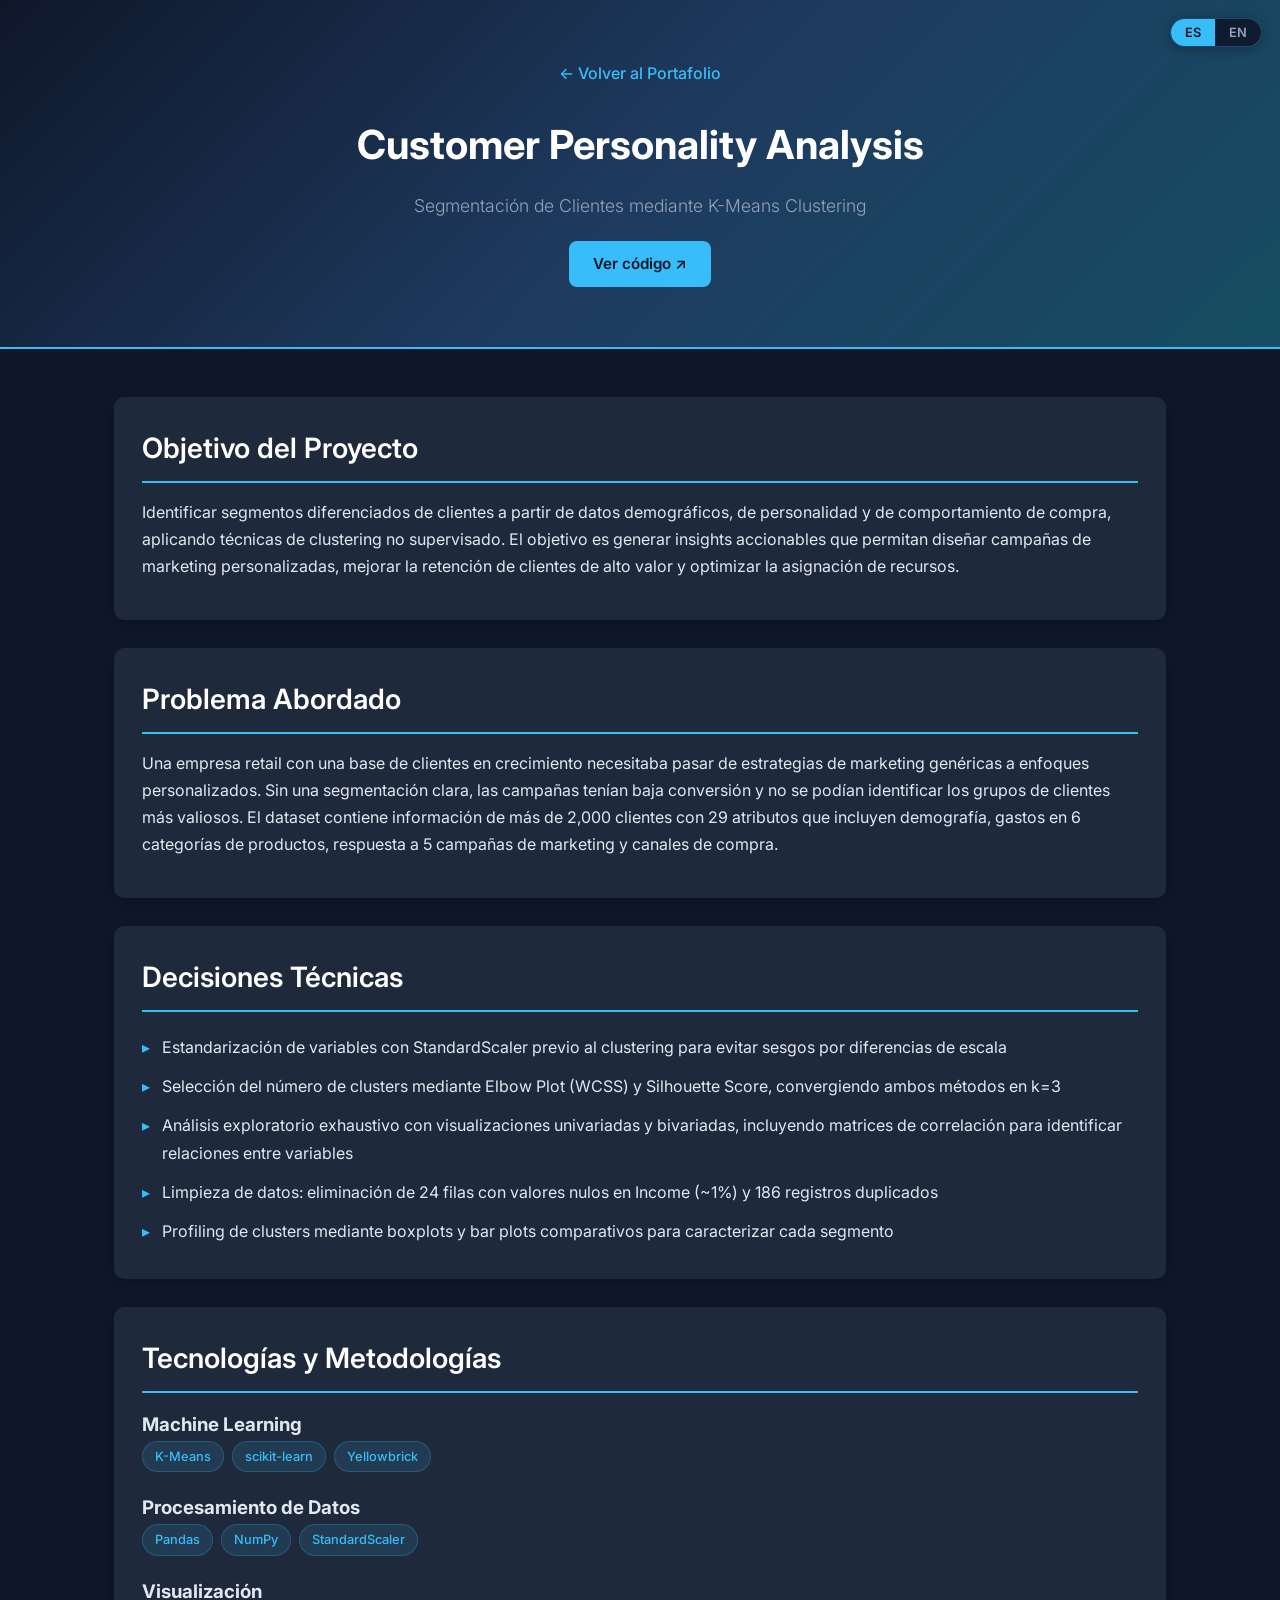
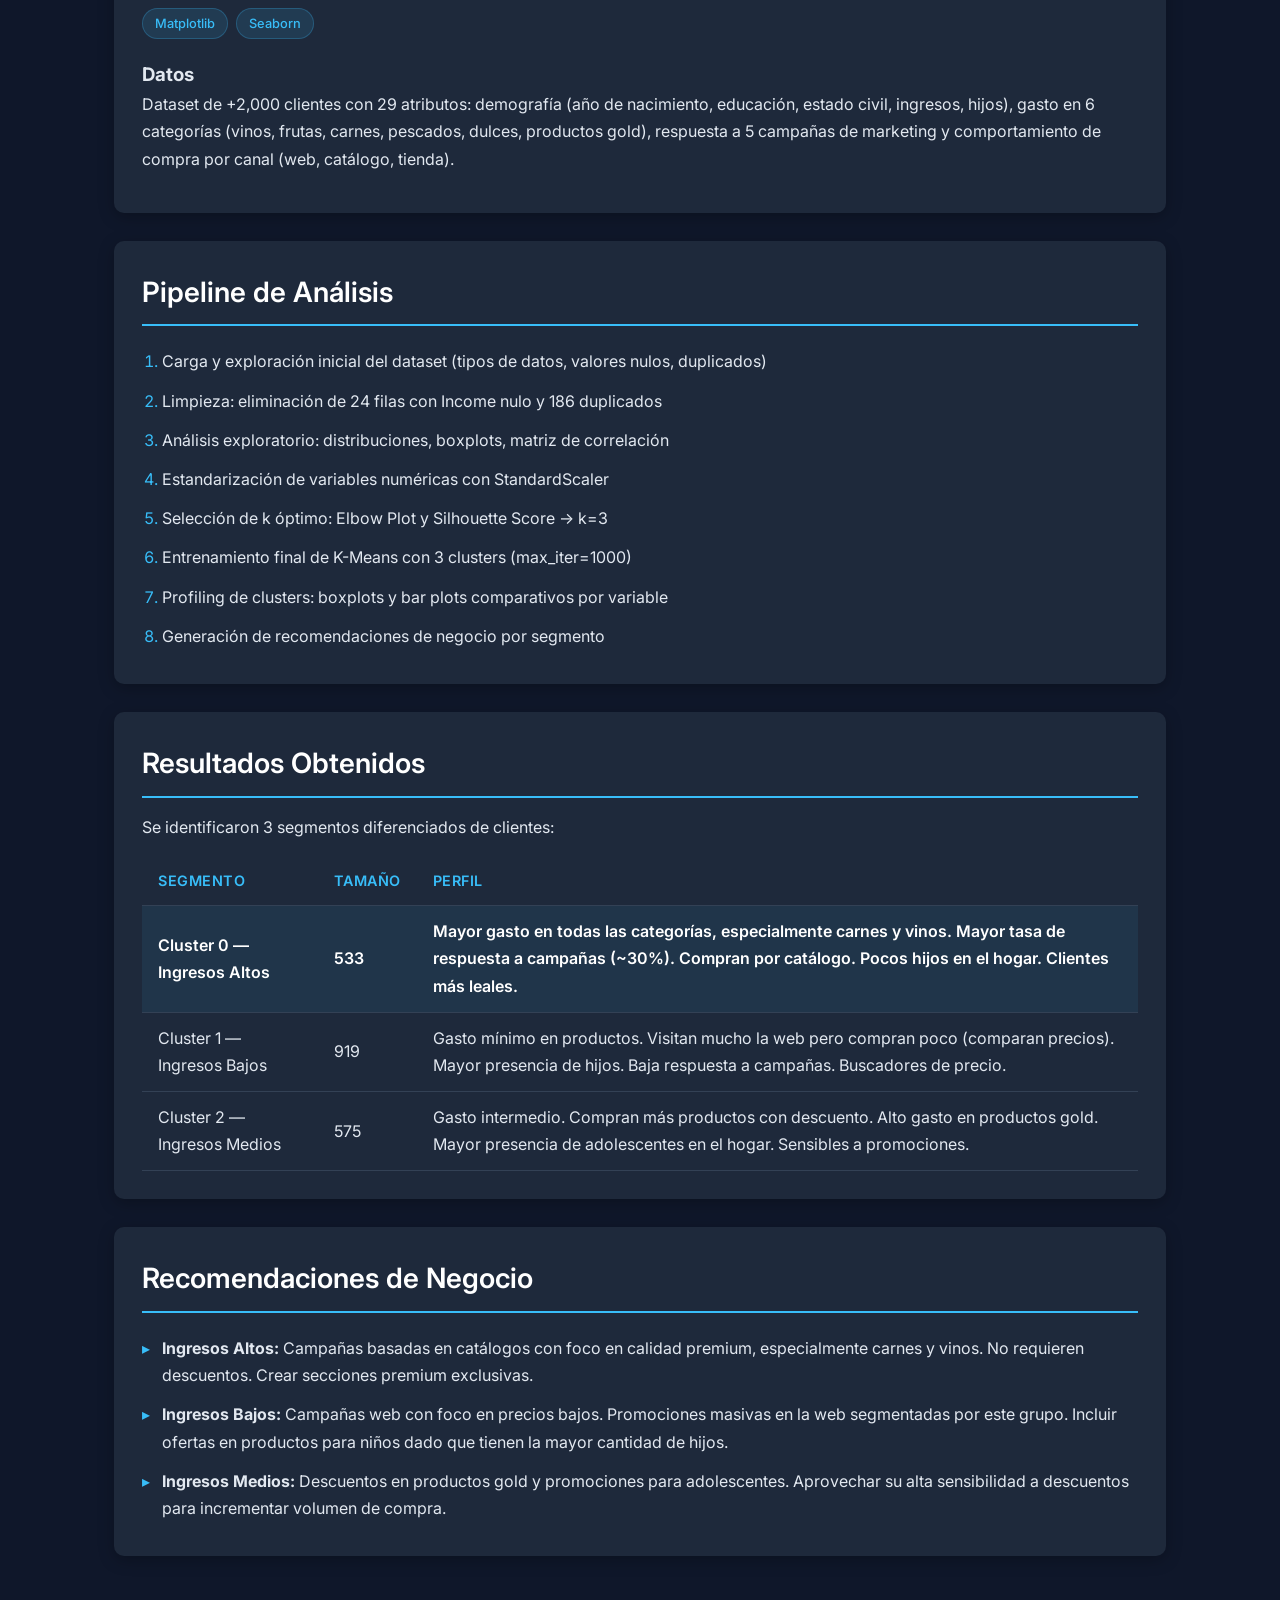
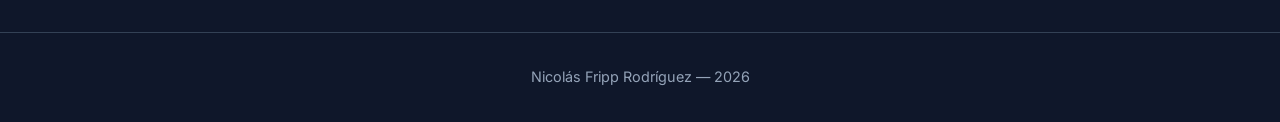
<file: kmeans-detail.html>
<!DOCTYPE html>
<html lang="es">
<head>
  <meta charset="utf-8">
  <meta name="viewport" content="width=device-width, initial-scale=1">
  <title>Customer Personality Analysis - Nicolás Fripp Rodríguez</title>
  <link href="https://fonts.googleapis.com/css2?family=Inter:wght@300;400;500;600;700&display=swap" rel="stylesheet">
  <link rel="stylesheet" href="estilo.css">
</head>
<body>

  <header class="header-animate">
    <a class="back-link" href="index.html" data-i18n="back">&larr; Volver al Portafolio</a>
    <h1 data-i18n="kmeans.page.title">Customer Personality Analysis</h1>
    <p data-i18n="kmeans.subtitle">Segmentaci&oacute;n de Clientes mediante K-Means Clustering</p>
    <a class="btn repo-btn" href="https://github.com/nicolasfripp/nicolasfripp.github.io/tree/master/public%20projects/kmeans_clustering" target="_blank" rel="noopener noreferrer" data-i18n="btn.codigo">Ver c&oacute;digo ↗</a>
  </header>

  <main>

    <section class="detail-section">
      <h2 data-i18n="kmeans.obj.title">Objetivo del Proyecto</h2>
      <p data-i18n="kmeans.obj.text">Identificar segmentos diferenciados de clientes a partir de datos demogr&aacute;ficos, de personalidad y de comportamiento de compra, aplicando t&eacute;cnicas de clustering no supervisado. El objetivo es generar insights accionables que permitan dise&ntilde;ar campa&ntilde;as de marketing personalizadas, mejorar la retenci&oacute;n de clientes de alto valor y optimizar la asignaci&oacute;n de recursos.</p>
    </section>

    <section class="detail-section">
      <h2 data-i18n="kmeans.prob.title">Problema Abordado</h2>
      <p data-i18n="kmeans.prob.text">Una empresa retail con una base de clientes en crecimiento necesitaba pasar de estrategias de marketing gen&eacute;ricas a enfoques personalizados. Sin una segmentaci&oacute;n clara, las campa&ntilde;as ten&iacute;an baja conversi&oacute;n y no se pod&iacute;an identificar los grupos de clientes m&aacute;s valiosos. El dataset contiene informaci&oacute;n de m&aacute;s de 2,000 clientes con 29 atributos que incluyen demograf&iacute;a, gastos en 6 categor&iacute;as de productos, respuesta a 5 campa&ntilde;as de marketing y canales de compra.</p>
    </section>

    <section class="detail-section">
      <h2 data-i18n="kmeans.tech.title">Decisiones T&eacute;cnicas</h2>
      <ul>
        <li data-i18n="kmeans.tech.li1">Estandarizaci&oacute;n de variables con StandardScaler previo al clustering para evitar sesgos por diferencias de escala</li>
        <li data-i18n="kmeans.tech.li2">Selecci&oacute;n del n&uacute;mero de clusters mediante Elbow Plot (WCSS) y Silhouette Score, convergiendo ambos m&eacute;todos en k=3</li>
        <li data-i18n="kmeans.tech.li3">An&aacute;lisis exploratorio exhaustivo con visualizaciones univariadas y bivariadas, incluyendo matrices de correlaci&oacute;n para identificar relaciones entre variables</li>
        <li data-i18n="kmeans.tech.li4">Limpieza de datos: eliminaci&oacute;n de 24 filas con valores nulos en Income (~1%) y 186 registros duplicados</li>
        <li data-i18n="kmeans.tech.li5">Profiling de clusters mediante boxplots y bar plots comparativos para caracterizar cada segmento</li>
      </ul>
    </section>

    <section class="detail-section">
      <h2 data-i18n="kmeans.tecno.title">Tecnolog&iacute;as y Metodolog&iacute;as</h2>

      <h3>Machine Learning</h3>
      <div class="tags">
        <span class="tag">K-Means</span>
        <span class="tag">scikit-learn</span>
        <span class="tag">Yellowbrick</span>
      </div>

      <h3 data-i18n="kmeans.procesamiento">Procesamiento de Datos</h3>
      <div class="tags">
        <span class="tag">Pandas</span>
        <span class="tag">NumPy</span>
        <span class="tag">StandardScaler</span>
      </div>

      <h3 data-i18n="kmeans.visualizacion">Visualizaci&oacute;n</h3>
      <div class="tags">
        <span class="tag">Matplotlib</span>
        <span class="tag">Seaborn</span>
      </div>

      <h3 data-i18n="kmeans.datos.title">Datos</h3>
      <p data-i18n="kmeans.datos.text">Dataset de +2,000 clientes con 29 atributos: demograf&iacute;a (a&ntilde;o de nacimiento, educaci&oacute;n, estado civil, ingresos, hijos), gasto en 6 categor&iacute;as (vinos, frutas, carnes, pescados, dulces, productos gold), respuesta a 5 campa&ntilde;as de marketing y comportamiento de compra por canal (web, cat&aacute;logo, tienda).</p>
    </section>

    <section class="detail-section">
      <h2 data-i18n="kmeans.pipeline.title">Pipeline de An&aacute;lisis</h2>
      <ol>
        <li data-i18n="kmeans.pipeline.li1">Carga y exploraci&oacute;n inicial del dataset (tipos de datos, valores nulos, duplicados)</li>
        <li data-i18n="kmeans.pipeline.li2">Limpieza: eliminaci&oacute;n de 24 filas con Income nulo y 186 duplicados</li>
        <li data-i18n="kmeans.pipeline.li3">An&aacute;lisis exploratorio: distribuciones, boxplots, matriz de correlaci&oacute;n</li>
        <li data-i18n="kmeans.pipeline.li4">Estandarizaci&oacute;n de variables num&eacute;ricas con StandardScaler</li>
        <li data-i18n="kmeans.pipeline.li5">Selecci&oacute;n de k &oacute;ptimo: Elbow Plot y Silhouette Score &rarr; k=3</li>
        <li data-i18n="kmeans.pipeline.li6">Entrenamiento final de K-Means con 3 clusters (max_iter=1000)</li>
        <li data-i18n="kmeans.pipeline.li7">Profiling de clusters: boxplots y bar plots comparativos por variable</li>
        <li data-i18n="kmeans.pipeline.li8">Generaci&oacute;n de recomendaciones de negocio por segmento</li>
      </ol>
    </section>

    <section class="detail-section">
      <h2 data-i18n="kmeans.res.title">Resultados Obtenidos</h2>
      <p data-i18n="kmeans.res.intro">Se identificaron 3 segmentos diferenciados de clientes:</p>
      <table class="results-table">
        <thead>
          <tr>
            <th data-i18n="kmeans.res.th.cluster">Segmento</th>
            <th data-i18n="kmeans.res.th.size">Tama&ntilde;o</th>
            <th data-i18n="kmeans.res.th.perfil">Perfil</th>
          </tr>
        </thead>
        <tbody>
          <tr class="best-row">
            <td data-i18n="kmeans.res.row1.cluster">Cluster 0 &mdash; Ingresos Altos</td>
            <td>533</td>
            <td data-i18n="kmeans.res.row1.perfil">Mayor gasto en todas las categor&iacute;as, especialmente carnes y vinos. Mayor tasa de respuesta a campa&ntilde;as (~30%). Compran por cat&aacute;logo. Pocos hijos en el hogar. Clientes m&aacute;s leales.</td>
          </tr>
          <tr>
            <td data-i18n="kmeans.res.row2.cluster">Cluster 1 &mdash; Ingresos Bajos</td>
            <td>919</td>
            <td data-i18n="kmeans.res.row2.perfil">Gasto m&iacute;nimo en productos. Visitan mucho la web pero compran poco (comparan precios). Mayor presencia de hijos. Baja respuesta a campa&ntilde;as. Buscadores de precio.</td>
          </tr>
          <tr>
            <td data-i18n="kmeans.res.row3.cluster">Cluster 2 &mdash; Ingresos Medios</td>
            <td>575</td>
            <td data-i18n="kmeans.res.row3.perfil">Gasto intermedio. Compran m&aacute;s productos con descuento. Alto gasto en productos gold. Mayor presencia de adolescentes en el hogar. Sensibles a promociones.</td>
          </tr>
        </tbody>
      </table>
    </section>

    <section class="detail-section">
      <h2 data-i18n="kmeans.rec.title">Recomendaciones de Negocio</h2>
      <ul>
        <li data-i18n="kmeans.rec.li1"><strong data-i18n="kmeans.rec.li1.strong">Ingresos Altos:</strong> Campa&ntilde;as basadas en cat&aacute;logos con foco en calidad premium, especialmente carnes y vinos. No requieren descuentos. Crear secciones premium exclusivas.</li>
        <li data-i18n="kmeans.rec.li2"><strong data-i18n="kmeans.rec.li2.strong">Ingresos Bajos:</strong> Campa&ntilde;as web con foco en precios bajos. Promociones masivas en la web segmentadas por este grupo. Incluir ofertas en productos para ni&ntilde;os dado que tienen la mayor cantidad de hijos.</li>
        <li data-i18n="kmeans.rec.li3"><strong data-i18n="kmeans.rec.li3.strong">Ingresos Medios:</strong> Descuentos en productos gold y promociones para adolescentes. Aprovechar su alta sensibilidad a descuentos para incrementar volumen de compra.</li>
      </ul>
    </section>

  </main>

  <footer>
    <p>Nicolás Fripp Rodríguez &mdash; 2026</p>
  </footer>

  <script src="i18n.js"></script>
  <script>
    document.querySelectorAll('.detail-section').forEach(function(section, i) {
      section.classList.add('reveal');
      section.style.setProperty('--section-index', i);
    });
    var observer = new IntersectionObserver(function(entries) {
      entries.forEach(function(entry) {
        if (entry.isIntersecting) {
          entry.target.classList.add('visible');
          observer.unobserve(entry.target);
        }
      });
    }, { threshold: 0.1 });
    document.querySelectorAll('.reveal').forEach(function(el) { observer.observe(el); });
  </script>
</body>
</html>
</file>
<file: estilo.css>
/* ===========================================
   Nicolas Fripp Rodriguez - Portfolio Styles
   =========================================== */

/* Custom Properties */
:root {
  --color-bg: #0f172a;
  --color-card: #1e293b;
  --color-accent: #38bdf8;
  --color-accent-dark: #0ea5e9;
  --color-text: #e2e8f0;
  --color-text-muted: #94a3b8;
  --color-border: #334155;
  --font-family: 'Inter', sans-serif;
}

/* Base Styles */
*,
*::before,
*::after {
  box-sizing: border-box;
  margin: 0;
  padding: 0;
}

html {
  scroll-behavior: smooth;
}

body {
  font-family: var(--font-family);
  background-color: var(--color-bg);
  color: var(--color-text);
  line-height: 1.7;
  font-size: 16px;
}

a {
  color: var(--color-accent);
  text-decoration: none;
  transition: color 0.3s ease;
}

a:hover {
  color: var(--color-accent-dark);
}

.container {
  max-width: 1000px;
  margin: 0 auto;
  padding: 0 24px;
}

/* Header */
header {
  background: linear-gradient(135deg, #0f172a 0%, #1e3a5f 50%, #164e63 100%);
  text-align: center;
  padding: 60px 24px;
  border-bottom: 2px solid var(--color-accent);
}

header h1 {
  font-size: 2.5rem;
  font-weight: 700;
  margin-bottom: 12px;
  color: #ffffff;
}

header p {
  font-size: 1.1rem;
  color: var(--color-text-muted);
  font-weight: 300;
}

header p + p {
  margin-top: 4px;
}

/* Header Links */
.header-links {
  display: flex;
  justify-content: center;
  gap: 24px;
  margin-top: 20px;
  flex-wrap: wrap;
}

.header-links a,
.header-links .header-link-disabled {
  display: inline-flex;
  align-items: center;
  gap: 8px;
  padding: 8px 18px;
  border-radius: 20px;
  font-size: 0.9rem;
  font-weight: 500;
  border: 1px solid rgba(56, 189, 248, 0.3);
  background-color: rgba(56, 189, 248, 0.08);
  transition: background-color 0.3s ease, border-color 0.3s ease;
}

.header-links a:hover {
  background-color: rgba(56, 189, 248, 0.18);
  border-color: var(--color-accent);
}

.header-links .header-link-disabled {
  color: var(--color-text-muted);
  border-color: rgba(148, 163, 184, 0.2);
  background-color: rgba(148, 163, 184, 0.05);
  cursor: default;
}

.header-links svg {
  flex-shrink: 0;
  vertical-align: middle;
}

.header-links .link-note {
  font-size: 0.75rem;
  font-style: italic;
  color: var(--color-text-muted);
}

/* Main Content */
main {
  max-width: 1100px;
  margin: 0 auto;
  padding: 48px 24px;
}

section {
  margin-bottom: 56px;
}

section h2 {
  font-size: 1.75rem;
  font-weight: 600;
  margin-bottom: 24px;
  color: #ffffff;
  border-bottom: 2px solid var(--color-accent);
  padding-bottom: 8px;
  display: inline-block;
}

/* Profile / About Section */
.profile-container {
  display: flex;
  gap: 32px;
  align-items: flex-start;
}

.profile-photo {
  width: 120px;
  height: 120px;
  min-width: 120px;
  border-radius: 50%;
  object-fit: cover;
  border: 3px solid var(--color-accent);
}

.bio p {
  margin-bottom: 16px;
  color: var(--color-text);
}

.bio p:last-child {
  margin-bottom: 0;
}

/* Projects Grid */
.projects-grid {
  display: grid;
  grid-template-columns: repeat(2, 1fr);
  gap: 28px;
  margin-top: 16px;
}

.project-card {
  background-color: var(--color-card);
  border-radius: 10px;
  padding: 0;
  border-left: 4px solid var(--color-accent);
  box-shadow: 0 4px 16px rgba(0, 0, 0, 0.25);
  transition: transform 0.3s ease, box-shadow 0.3s ease, border-color 0.3s ease, opacity 0.3s ease;
  cursor: pointer;
  display: flex;
  flex-direction: column;
  overflow: hidden;
}

.project-card-content {
  padding: 24px 28px 28px;
  display: flex;
  flex-direction: column;
  flex: 1;
}

.projects-grid:has(.project-card:hover) .project-card:not(:hover) {
  opacity: 0.4;
}

.project-card:hover {
  transform: translateY(-4px);
  box-shadow: 0 8px 32px rgba(56, 189, 248, 0.15), 0 6px 24px rgba(0, 0, 0, 0.35);
  border-left-color: var(--color-accent-dark);
}

.project-card-image {
  width: 100%;
  height: 160px;
  border-radius: 8px;
  margin-bottom: 16px;
  display: flex;
  align-items: center;
  justify-content: center;
  overflow: hidden;
}

.project-card-image svg {
  width: 100%;
  height: 100%;
}

.project-card h3 {
  font-size: 1.3rem;
  font-weight: 600;
  color: #ffffff;
  margin-bottom: 12px;
}

.project-card p {
  color: #b0bec5;
  margin-bottom: 16px;
  line-height: 1.6;
}

.project-card-content .tags {
  margin-top: auto;
}

/* Technology Tags */
.tags {
  display: flex;
  flex-wrap: wrap;
  gap: 8px;
  margin-bottom: 20px;
}

.tag {
  display: inline-block;
  background-color: rgba(56, 189, 248, 0.12);
  color: var(--color-accent);
  padding: 4px 12px;
  border-radius: 20px;
  font-size: 0.8rem;
  font-weight: 500;
  border: 1px solid rgba(56, 189, 248, 0.25);
}

/* Button */
.btn {
  display: inline-block;
  align-self: flex-start;
  background-color: var(--color-accent);
  color: var(--color-bg);
  padding: 10px 24px;
  border-radius: 8px;
  font-weight: 600;
  font-size: 0.95rem;
  transition: background-color 0.3s ease, transform 0.2s ease;
}

.btn:hover {
  background-color: var(--color-accent-dark);
  color: var(--color-bg);
  transform: translateY(-1px);
}

.repo-btn {
  margin-top: 20px;
}

/* Links Section */
.links-list {
  list-style: none;
  display: flex;
  flex-direction: column;
  gap: 16px;
}

.link-item {
  display: flex;
  align-items: center;
  gap: 16px;
  background-color: var(--color-card);
  padding: 18px 24px;
  border-radius: 10px;
  transition: transform 0.3s ease, box-shadow 0.3s ease;
}

.link-item:hover {
  transform: translateY(-2px);
  box-shadow: 0 4px 16px rgba(0, 0, 0, 0.3);
}

.link-icon {
  font-size: 1.5rem;
  min-width: 32px;
  text-align: center;
}

.link-item a {
  font-weight: 500;
  font-size: 1.05rem;
}

.link-item span.link-note {
  color: var(--color-text-muted);
  font-size: 0.9rem;
  font-style: italic;
}

/* Project Hero Image */
.detail-with-image {
  display: flex;
  gap: 24px;
  align-items: center;
}

.detail-with-image p {
  flex: 1;
}

.project-hero {
  width: 45%;
  border-radius: 10px;
  box-shadow: 0 4px 16px rgba(0, 0, 0, 0.25);
  border: 1px solid var(--color-border);
}

/* Project Detail Page Styles */
.back-link {
  display: inline-block;
  margin-bottom: 24px;
  font-weight: 500;
  font-size: 1rem;
}

.detail-section {
  background-color: var(--color-card);
  border-radius: 10px;
  padding: 28px;
  margin-bottom: 28px;
  box-shadow: 0 4px 16px rgba(0, 0, 0, 0.25);
}

.detail-section h2 {
  display: block;
  margin-bottom: 16px;
}

.detail-section p {
  color: var(--color-text);
  margin-bottom: 12px;
}

.detail-section ul {
  list-style: none;
  padding-left: 0;
}

.detail-section ul li {
  padding: 6px 0;
  padding-left: 20px;
  position: relative;
  color: var(--color-text);
}

.detail-section ul li::before {
  content: "\25B8";
  color: var(--color-accent);
  position: absolute;
  left: 0;
}

.detail-section ol {
  padding-left: 20px;
  color: var(--color-text);
}

.detail-section ol li {
  padding: 6px 0;
}

.detail-section ol li::marker {
  color: var(--color-accent);
}

/* Results Table */
.results-table {
  width: 100%;
  border-collapse: collapse;
  margin-top: 16px;
}

.results-table th,
.results-table td {
  padding: 12px 16px;
  text-align: left;
  border-bottom: 1px solid var(--color-border);
}

.results-table th {
  color: var(--color-accent);
  font-weight: 600;
  font-size: 0.9rem;
  text-transform: uppercase;
  letter-spacing: 0.5px;
}

.results-table td {
  color: var(--color-text);
}

.results-table tbody tr:hover {
  background-color: rgba(56, 189, 248, 0.05);
}

.results-table .best-row {
  background-color: rgba(56, 189, 248, 0.08);
  font-weight: 600;
}

.results-table .best-row td {
  color: #ffffff;
}

/* Demo Video */
.demo-video {
  width: 100%;
  border-radius: 10px;
  margin-top: 12px;
  border: 1px solid var(--color-border);
  box-shadow: 0 4px 16px rgba(0, 0, 0, 0.25);
}

/* Footer */
footer {
  text-align: center;
  padding: 32px 24px;
  border-top: 1px solid var(--color-border);
  color: var(--color-text-muted);
  font-size: 0.9rem;
}

footer a {
  color: var(--color-text-muted);
}

footer a:hover {
  color: var(--color-accent);
}

/* Page Entry Animation */
@keyframes fadeSlideDown {
  from {
    opacity: 0;
    transform: translateY(-20px);
  }
  to {
    opacity: 1;
    transform: translateY(0);
  }
}

.header-animate .back-link,
.header-animate h1,
.header-animate p,
.header-animate .btn {
  opacity: 0;
  animation: fadeSlideDown 0.6s ease forwards;
}

.header-animate .back-link { animation-delay: 0.1s; }
.header-animate h1 { animation-delay: 0.25s; }
.header-animate p { animation-delay: 0.4s; }
.header-animate .btn { animation-delay: 0.55s; }

/* Scroll Reveal Animations */
.reveal {
  opacity: 0;
  transform: translateY(30px);
  transition: opacity 0.6s ease, transform 0.6s ease;
}

.reveal.visible {
  opacity: 1;
  transform: translateY(0);
}

.project-card.reveal {
  transition-delay: calc(var(--card-index, 0) * 0.1s);
}

.detail-section.reveal {
  transition-delay: calc(var(--section-index, 0) * 0.08s);
}

/* Focus States (Accessibility) */
a:focus-visible,
.btn:focus-visible,
.project-card:focus-visible {
  outline: 2px solid var(--color-accent);
  outline-offset: 3px;
}

/* Reduced Motion */
@media (prefers-reduced-motion: reduce) {
  *,
  *::before,
  *::after {
    animation-duration: 0.01ms !important;
    transition-duration: 0.01ms !important;
  }

  html {
    scroll-behavior: auto;
  }
}

/* Language Toggle */
.lang-toggle {
  position: fixed;
  top: 18px;
  right: 18px;
  z-index: 1000;
  display: flex;
  border-radius: 20px;
  overflow: hidden;
  border: 1px solid rgba(56, 189, 248, 0.3);
  background-color: rgba(15, 23, 42, 0.9);
  backdrop-filter: blur(8px);
  box-shadow: 0 2px 12px rgba(0, 0, 0, 0.3);
}

.lang-btn {
  padding: 6px 14px;
  font-family: var(--font-family);
  font-size: 0.8rem;
  font-weight: 600;
  border: none;
  cursor: pointer;
  background: transparent;
  color: var(--color-text-muted);
  transition: background-color 0.3s ease, color 0.3s ease;
}

.lang-btn.active {
  background-color: var(--color-accent);
  color: var(--color-bg);
}

.lang-btn:hover:not(.active) {
  background-color: rgba(56, 189, 248, 0.15);
  color: var(--color-text);
}

/* Responsive: Mobile < 768px */
@media (max-width: 768px) {
  header {
    padding: 40px 16px;
  }

  header h1 {
    font-size: 1.75rem;
  }

  header p {
    font-size: 0.95rem;
  }

  main {
    padding: 32px 16px;
  }

  section h2 {
    font-size: 1.4rem;
  }

  .profile-container {
    flex-direction: column;
    align-items: center;
    text-align: center;
  }

  .profile-photo {
    width: 100px;
    height: 100px;
    min-width: 100px;
    font-size: 2rem;
  }

  .projects-grid {
    grid-template-columns: 1fr;
  }

  .project-card-content {
    padding: 20px;
  }

  .project-card-image {
    height: 130px;
  }

  .project-card h3 {
    font-size: 1.15rem;
  }

  .link-item {
    padding: 14px 18px;
  }

  .detail-with-image {
    flex-direction: column;
  }

  .project-hero {
    width: 100%;
  }
}
</file>
